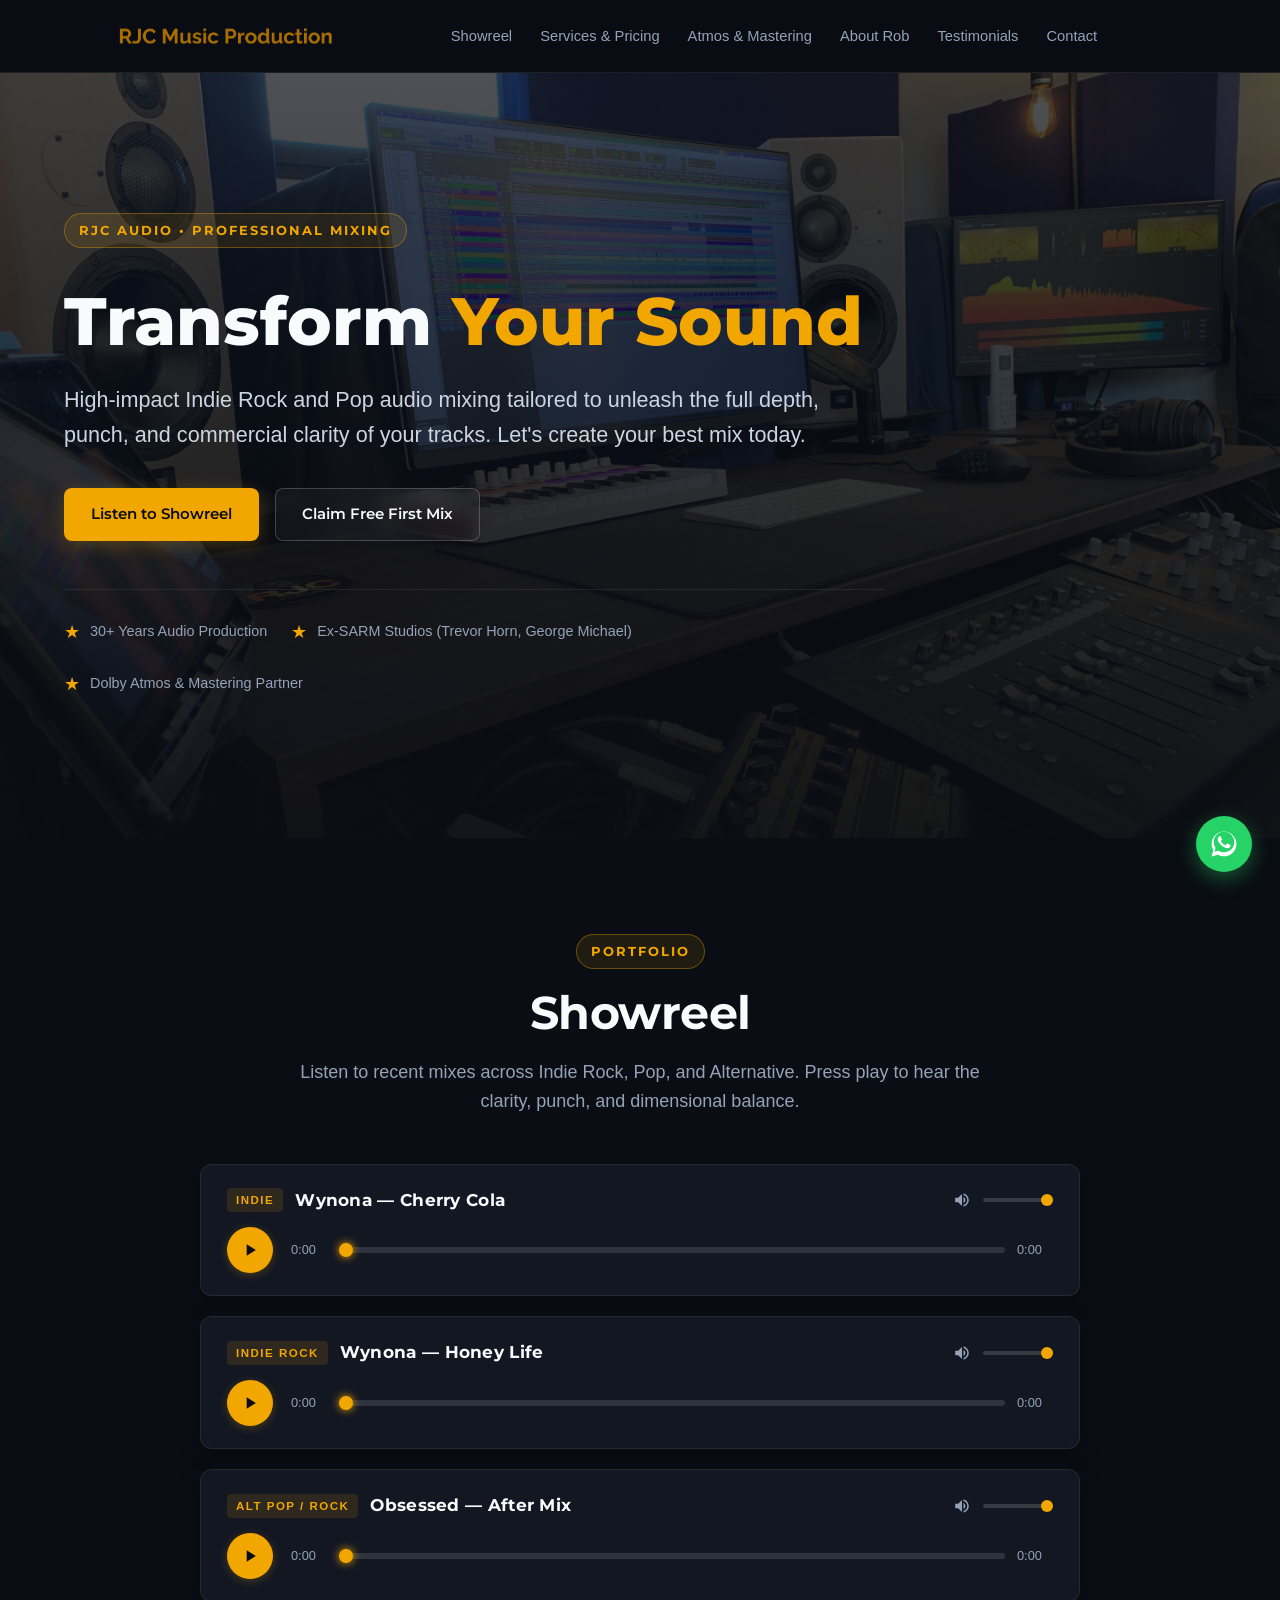
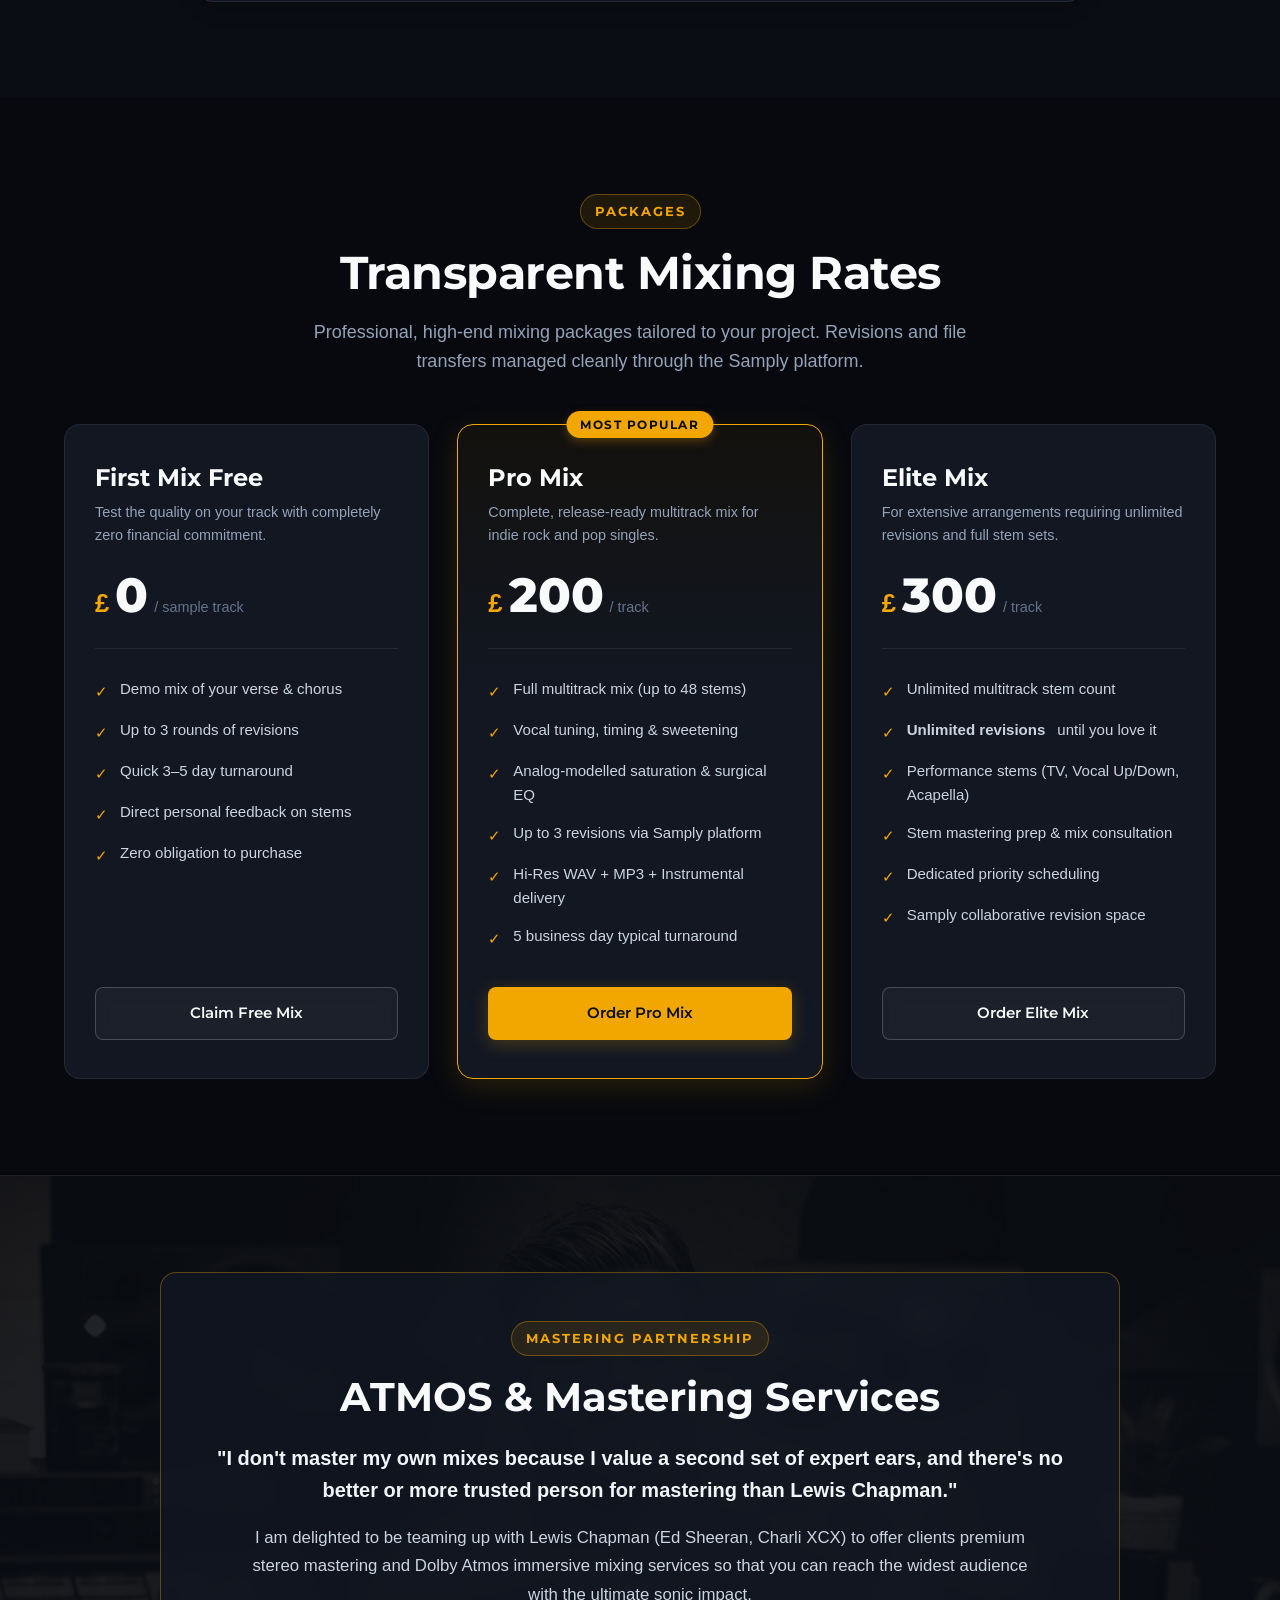
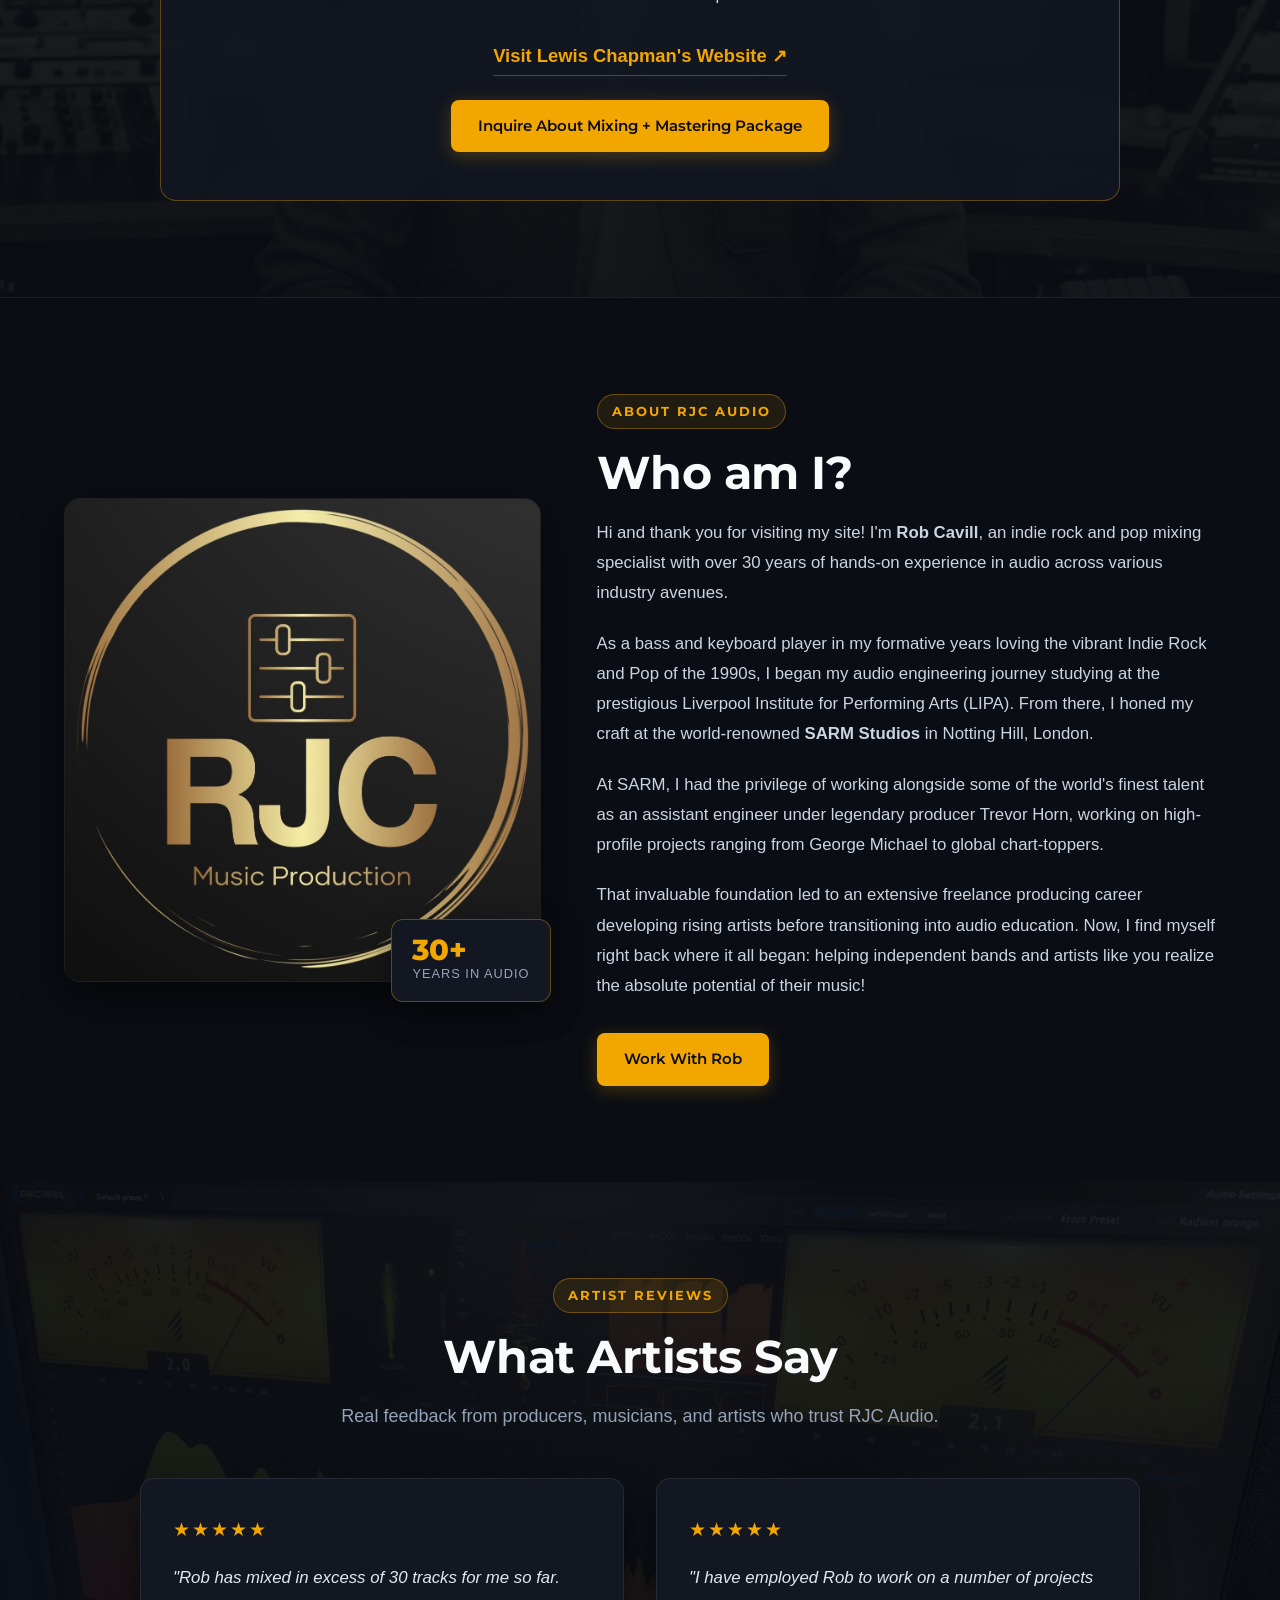
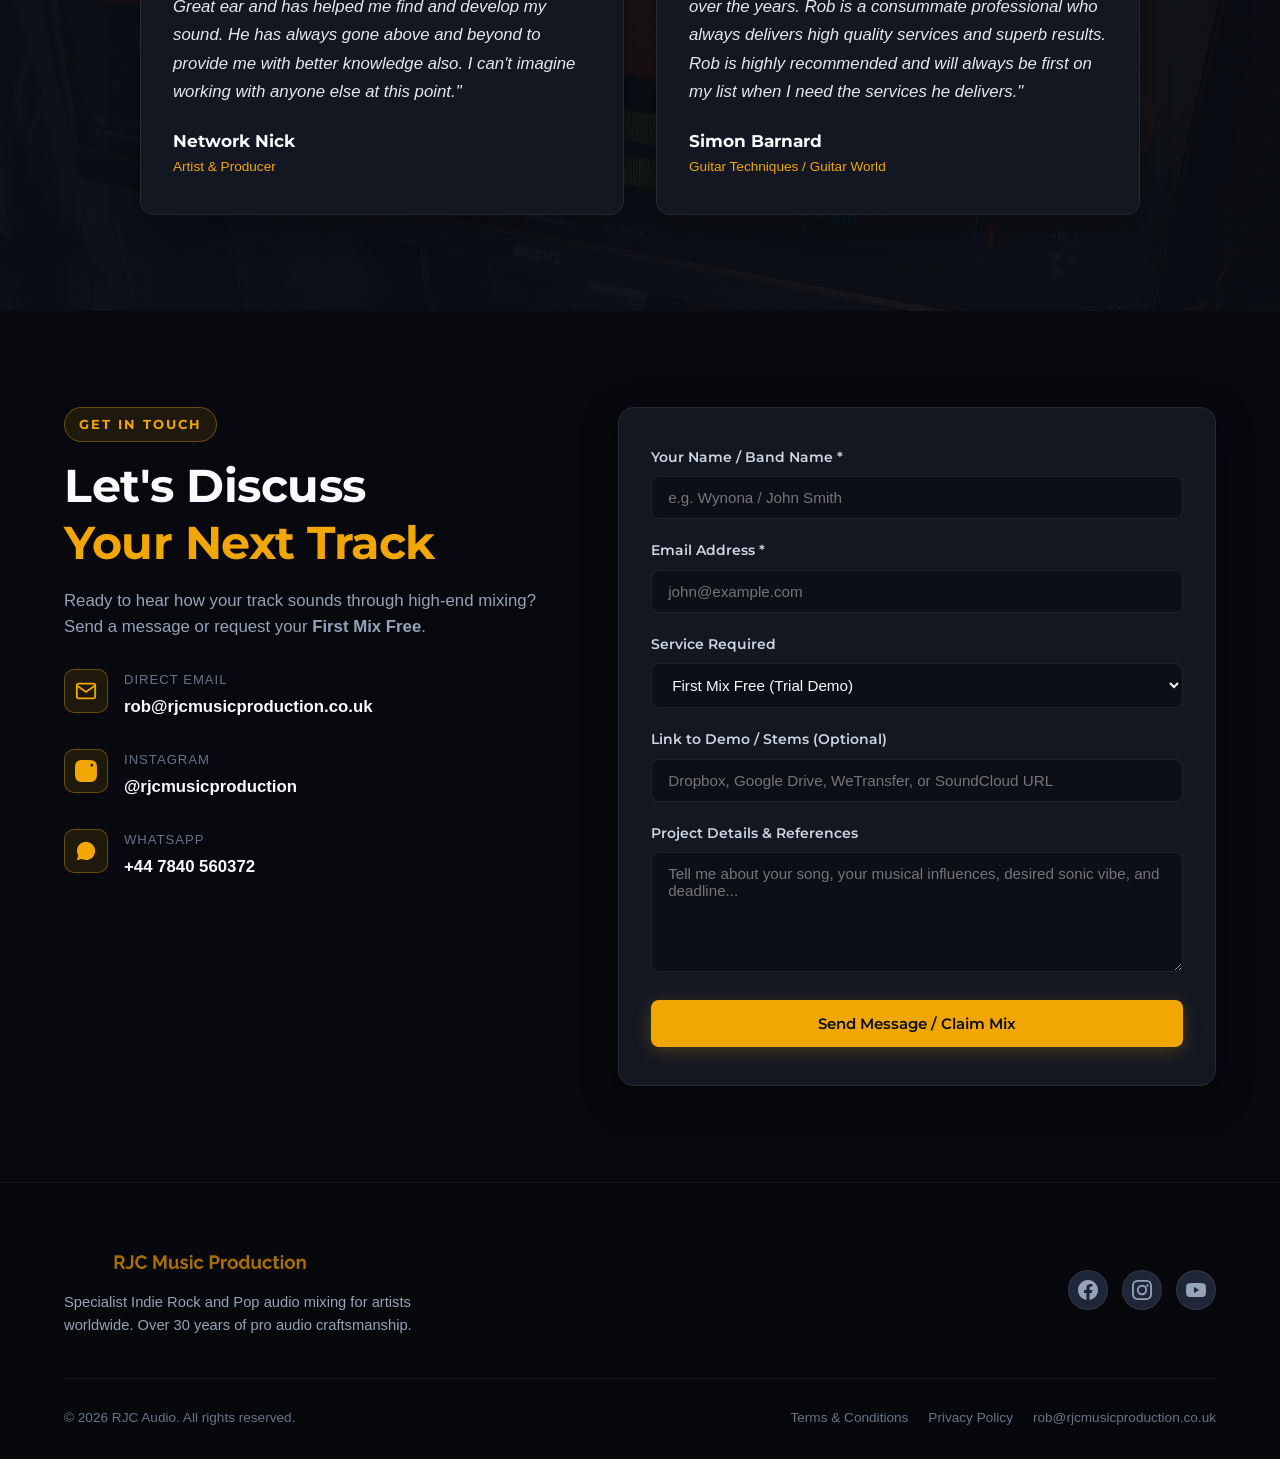
<file: index.html>
<!DOCTYPE html>
<html lang="en">
<head>
  <meta charset="UTF-8">
  <meta name="viewport" content="width=device-width, initial-scale=1.0">
  <title>RJC Audio | Professional Indie Rock & Pop Mixing</title>
  <meta name="description" content="Transform your sound with expert audio mixing solutions from RJC Audio. High-quality sound tailored for indie rock and pop tracks by Rob Cavill (ex-SARM Studios).">
  <meta name="keywords" content="audio mixing, audio mastering, indie rock, indie pop mixing, dolby atmos, rob cavill, rjc audio">
  
  <!-- Open Graph / Facebook -->
  <meta property="og:type" content="website">
  <meta property="og:url" content="https://rjcmusicproduction.co.uk/">
  <meta property="og:title" content="RJC Audio | Professional Indie Rock & Pop Mixing">
  <meta property="og:description" content="Transform your sound with expert audio mixing from Rob Cavill. Over 30 years experience at top studios. Claim your First Mix Free!">
  <meta property="og:image" content="assets/images/rob-portrait.jpg">

  <!-- Twitter -->
  <meta name="twitter:card" content="summary_large_image">
  <meta name="twitter:title" content="RJC Audio | Professional Indie Rock & Pop Mixing">
  <meta name="twitter:description" content="Transform your sound with expert audio mixing from Rob Cavill. Claim your First Mix Free!">
  <meta name="twitter:image" content="assets/images/rob-portrait.jpg">

  <!-- Favicon -->
  <link rel="icon" type="image/png" href="assets/images/logo.png">

  <!-- Google Fonts: Montserrat -->
  <link rel="preconnect" href="https://fonts.googleapis.com">
  <link rel="preconnect" href="https://fonts.gstatic.com" crossorigin>
  <link href="https://fonts.googleapis.com/css2?family=Montserrat:wght@400;500;600;700;800&display=swap" rel="stylesheet">

  <link rel="stylesheet" href="css/styles.css">
</head>
<body>

  <!-- Header / Navigation -->
  <header class="site-header">
    <div class="container nav-container">
      <a href="#" class="logo-wrapper" aria-label="RJC Audio Home">
        <img src="assets/images/logo.png" alt="RJC Audio Logo" class="logo-img">
      </a>

      <nav>
        <ul class="nav-links" id="navLinks">
          <li><a href="#showreel" class="nav-link">Showreel</a></li>
          <li><a href="#services" class="nav-link">Services & Pricing</a></li>
          <li><a href="#atmos" class="nav-link">Atmos & Mastering</a></li>
          <li><a href="#about" class="nav-link">About Rob</a></li>
          <li><a href="#testimonials" class="nav-link">Testimonials</a></li>
          <li><a href="#contact" class="nav-link">Contact</a></li>
        </ul>
      </nav>

      <div class="nav-actions">
        <button class="mobile-menu-btn" id="mobileMenuBtn" aria-label="Toggle navigation menu">
          <svg width="24" height="24" viewBox="0 0 24 24" fill="none" stroke="currentColor" stroke-width="2">
            <line x1="3" y1="12" x2="21" y2="12"></line>
            <line x1="3" y1="6" x2="21" y2="6"></line>
            <line x1="3" y1="18" x2="21" y2="18"></line>
          </svg>
        </button>
      </div>
    </div>
  </header>

  <!-- Hero Section -->
  <section class="hero-section">
    <div class="container">
      <div class="hero-content">
        <div class="hero-tag">
          <span class="section-tag">RJC Audio • Professional Mixing</span>
        </div>
        <h1 class="hero-title">Transform <span class="gold-text">Your Sound</span></h1>
        <p class="hero-subtitle">
          High-impact Indie Rock and Pop audio mixing tailored to unleash the full depth, punch, and commercial clarity of your tracks. Let's create your best mix today.
        </p>

        <div class="hero-actions">
          <a href="#showreel" class="btn btn-primary">Listen to Showreel</a>
          <a href="#contact" class="btn btn-outline">Claim Free First Mix</a>
        </div>

        <div class="hero-badges">
          <div class="badge-item">
            <span class="badge-icon">★</span>
            <span>30+ Years Audio Production</span>
          </div>
          <div class="badge-item">
            <span class="badge-icon">★</span>
            <span>Ex-SARM Studios (Trevor Horn, George Michael)</span>
          </div>
          <div class="badge-item">
            <span class="badge-icon">★</span>
            <span>Dolby Atmos & Mastering Partner</span>
          </div>
        </div>
      </div>
    </div>
  </section>

  <!-- Audio Showreel Section -->
  <section class="section" id="showreel">
    <div class="container">
      <div class="text-center">
        <span class="section-tag">Portfolio</span>
        <h2 class="section-title">Showreel</h2>
        <p class="section-subtitle">
          Listen to recent mixes across Indie Rock, Pop, and Alternative. Press play to hear the clarity, punch, and dimensional balance.
        </p>
      </div>

      <div class="showreel-grid">
        
        <!-- Track 1: Wynona - Cherry Cola -->
        <div class="audio-card">
          <div class="audio-card-header">
            <div class="audio-title-group">
              <span class="genre-pill">Indie</span>
              <span class="track-name">Wynona — Cherry Cola</span>
            </div>
            <div class="audio-header-right">
              <div class="volume-container">
                <button class="vol-btn" aria-label="Mute / Unmute">
                  <svg class="icon-vol-high" width="18" height="18" viewBox="0 0 24 24" fill="currentColor">
                    <path d="M3 9v6h4l5 5V4L7 9H3zm13.5 3c0-1.77-1.02-3.29-2.5-4.03v8.05c1.48-.73 2.5-2.25 2.5-4.02zM14 3.23v2.06c2.89.86 5 3.54 5 6.71s-2.11 5.85-5 6.71v2.06c4.01-.91 7-4.49 7-8.77s-2.99-7.86-7-8.77z"/>
                  </svg>
                  <svg class="icon-vol-muted" width="18" height="18" viewBox="0 0 24 24" fill="currentColor" style="display:none;">
                    <path d="M16.5 12c0-1.77-1.02-3.29-2.5-4.03v2.21l2.45 2.45c.03-.2.05-.41.05-.63zm2.5 0c0 .94-.2 1.82-.54 2.64l1.51 1.51C20.63 14.91 21 13.5 21 12c0-4.28-2.99-7.86-7-8.77v2.06c2.89.86 5 3.54 5 6.71zM4.27 3L3 4.27 7.73 9H3v6h4l5 5v-6.73l4.25 4.25c-.67.52-1.42.93-2.25 1.18v2.06c1.38-.31 2.63-.95 3.69-1.81L19.73 21 21 19.73l-9-9L4.27 3zM12 4L9.91 6.09 12 8.18V4z"/>
                  </svg>
                </button>
                <input type="range" class="vol-slider" min="0" max="100" value="100" aria-label="Volume">
              </div>
            </div>
          </div>

          <div class="audio-controls-row">
            <button class="play-toggle-btn" aria-label="Play / Pause">
              <svg class="icon-play" viewBox="0 0 24 24"><path d="M8 5v14l11-7z"/></svg>
              <svg class="icon-pause" viewBox="0 0 24 24" style="display:none;"><path d="M6 19h4V5H6v14zm8-14v14h4V5h-4z"/></svg>
            </button>
            <div class="progress-track-wrapper">
              <span class="time-stamp time-current">0:00</span>
              <input type="range" class="progress-slider" min="0" max="100" value="0" step="0.1" aria-label="Seek track">
              <span class="time-stamp time-duration">0:00</span>
            </div>
          </div>

          <audio preload="metadata" src="assets/audio/cherry-cola-wynona.mp3"></audio>
        </div>

        <!-- Track 2: Wynona - Honey Life -->
        <div class="audio-card">
          <div class="audio-card-header">
            <div class="audio-title-group">
              <span class="genre-pill">Indie Rock</span>
              <span class="track-name">Wynona — Honey Life</span>
            </div>
            <div class="audio-header-right">
              <div class="volume-container">
                <button class="vol-btn" aria-label="Mute / Unmute">
                  <svg class="icon-vol-high" width="18" height="18" viewBox="0 0 24 24" fill="currentColor">
                    <path d="M3 9v6h4l5 5V4L7 9H3zm13.5 3c0-1.77-1.02-3.29-2.5-4.03v8.05c1.48-.73 2.5-2.25 2.5-4.02zM14 3.23v2.06c2.89.86 5 3.54 5 6.71s-2.11 5.85-5 6.71v2.06c4.01-.91 7-4.49 7-8.77s-2.99-7.86-7-8.77z"/>
                  </svg>
                  <svg class="icon-vol-muted" width="18" height="18" viewBox="0 0 24 24" fill="currentColor" style="display:none;">
                    <path d="M16.5 12c0-1.77-1.02-3.29-2.5-4.03v2.21l2.45 2.45c.03-.2.05-.41.05-.63zm2.5 0c0 .94-.2 1.82-.54 2.64l1.51 1.51C20.63 14.91 21 13.5 21 12c0-4.28-2.99-7.86-7-8.77v2.06c2.89.86 5 3.54 5 6.71zM4.27 3L3 4.27 7.73 9H3v6h4l5 5v-6.73l4.25 4.25c-.67.52-1.42.93-2.25 1.18v2.06c1.38-.31 2.63-.95 3.69-1.81L19.73 21 21 19.73l-9-9L4.27 3zM12 4L9.91 6.09 12 8.18V4z"/>
                  </svg>
                </button>
                <input type="range" class="vol-slider" min="0" max="100" value="100" aria-label="Volume">
              </div>
            </div>
          </div>

          <div class="audio-controls-row">
            <button class="play-toggle-btn" aria-label="Play / Pause">
              <svg class="icon-play" viewBox="0 0 24 24"><path d="M8 5v14l11-7z"/></svg>
              <svg class="icon-pause" viewBox="0 0 24 24" style="display:none;"><path d="M6 19h4V5H6v14zm8-14v14h4V5h-4z"/></svg>
            </button>
            <div class="progress-track-wrapper">
              <span class="time-stamp time-current">0:00</span>
              <input type="range" class="progress-slider" min="0" max="100" value="0" step="0.1" aria-label="Seek track">
              <span class="time-stamp time-duration">0:00</span>
            </div>
          </div>

          <audio preload="metadata" src="assets/audio/honey-life-wynona.mp3"></audio>
        </div>

        <!-- Track 3: Obsessed (Mix & Master) -->
        <div class="audio-card">
          <div class="audio-card-header">
            <div class="audio-title-group">
              <span class="genre-pill">Alt Pop / Rock</span>
              <span class="track-name">Obsessed — After Mix</span>
            </div>
            <div class="audio-header-right">
              <div class="volume-container">
                <button class="vol-btn" aria-label="Mute / Unmute">
                  <svg class="icon-vol-high" width="18" height="18" viewBox="0 0 24 24" fill="currentColor">
                    <path d="M3 9v6h4l5 5V4L7 9H3zm13.5 3c0-1.77-1.02-3.29-2.5-4.03v8.05c1.48-.73 2.5-2.25 2.5-4.02zM14 3.23v2.06c2.89.86 5 3.54 5 6.71s-2.11 5.85-5 6.71v2.06c4.01-.91 7-4.49 7-8.77s-2.99-7.86-7-8.77z"/>
                  </svg>
                  <svg class="icon-vol-muted" width="18" height="18" viewBox="0 0 24 24" fill="currentColor" style="display:none;">
                    <path d="M16.5 12c0-1.77-1.02-3.29-2.5-4.03v2.21l2.45 2.45c.03-.2.05-.41.05-.63zm2.5 0c0 .94-.2 1.82-.54 2.64l1.51 1.51C20.63 14.91 21 13.5 21 12c0-4.28-2.99-7.86-7-8.77v2.06c2.89.86 5 3.54 5 6.71zM4.27 3L3 4.27 7.73 9H3v6h4l5 5v-6.73l4.25 4.25c-.67.52-1.42.93-2.25 1.18v2.06c1.38-.31 2.63-.95 3.69-1.81L19.73 21 21 19.73l-9-9L4.27 3zM12 4L9.91 6.09 12 8.18V4z"/>
                  </svg>
                </button>
                <input type="range" class="vol-slider" min="0" max="100" value="100" aria-label="Volume">
              </div>
            </div>
          </div>

          <div class="audio-controls-row">
            <button class="play-toggle-btn" aria-label="Play / Pause">
              <svg class="icon-play" viewBox="0 0 24 24"><path d="M8 5v14l11-7z"/></svg>
              <svg class="icon-pause" viewBox="0 0 24 24" style="display:none;"><path d="M6 19h4V5H6v14zm8-14v14h4V5h-4z"/></svg>
            </button>
            <div class="progress-track-wrapper">
              <span class="time-stamp time-current">0:00</span>
              <input type="range" class="progress-slider" min="0" max="100" value="0" step="0.1" aria-label="Seek track">
              <span class="time-stamp time-duration">0:00</span>
            </div>
          </div>

          <audio preload="metadata" src="assets/audio/obsessed-after.mp3"></audio>
        </div>

      </div>
    </div>
  </section>

  <!-- Services & Pricing Section -->
  <section class="section section-darker" id="services">
    <div class="container">
      <div class="text-center">
        <span class="section-tag">Packages</span>
        <h2 class="section-title">Transparent Mixing Rates</h2>
        <p class="section-subtitle">
          Professional, high-end mixing packages tailored to your project. Revisions and file transfers managed cleanly through the Samply platform.
        </p>
      </div>

      <div class="pricing-grid">
        
        <!-- Package 1: First Mix Free -->
        <div class="pricing-card">
          <div class="pricing-header">
            <h3 class="package-name">First Mix Free</h3>
            <p class="package-tagline">Test the quality on your track with completely zero financial commitment.</p>
          </div>
          <div class="pricing-amount">
            <span class="currency">£</span>
            <span class="price">0</span>
            <span class="price-sub">/ sample track</span>
          </div>
          <ul class="package-features">
            <li><span class="feature-check">✓</span> Demo mix of your verse & chorus</li>
            <li><span class="feature-check">✓</span> Up to 3 rounds of revisions</li>
            <li><span class="feature-check">✓</span> Quick 3–5 day turnaround</li>
            <li><span class="feature-check">✓</span> Direct personal feedback on stems</li>
            <li><span class="feature-check">✓</span> Zero obligation to purchase</li>
          </ul>
          <a href="#contact" class="btn btn-outline btn-block">Claim Free Mix</a>
        </div>

        <!-- Package 2: Pro Mix (Featured) -->
        <div class="pricing-card featured">
          <div class="popular-badge">Most Popular</div>
          <div class="pricing-header">
            <h3 class="package-name">Pro Mix</h3>
            <p class="package-tagline">Complete, release-ready multitrack mix for indie rock and pop singles.</p>
          </div>
          <div class="pricing-amount">
            <span class="currency">£</span>
            <span class="price">200</span>
            <span class="price-sub">/ track</span>
          </div>
          <ul class="package-features">
            <li><span class="feature-check">✓</span> Full multitrack mix (up to 48 stems)</li>
            <li><span class="feature-check">✓</span> Vocal tuning, timing & sweetening</li>
            <li><span class="feature-check">✓</span> Analog-modelled saturation & surgical EQ</li>
            <li><span class="feature-check">✓</span> Up to 3 revisions via Samply platform</li>
            <li><span class="feature-check">✓</span> Hi-Res WAV + MP3 + Instrumental delivery</li>
            <li><span class="feature-check">✓</span> 5 business day typical turnaround</li>
          </ul>
          <a href="#contact" class="btn btn-primary btn-block">Order Pro Mix</a>
        </div>

        <!-- Package 3: Elite Mix -->
        <div class="pricing-card">
          <div class="pricing-header">
            <h3 class="package-name">Elite Mix</h3>
            <p class="package-tagline">For extensive arrangements requiring unlimited revisions and full stem sets.</p>
          </div>
          <div class="pricing-amount">
            <span class="currency">£</span>
            <span class="price">300</span>
            <span class="price-sub">/ track</span>
          </div>
          <ul class="package-features">
            <li><span class="feature-check">✓</span> Unlimited multitrack stem count</li>
            <li><span class="feature-check">✓</span> <strong>Unlimited revisions</strong> until you love it</li>
            <li><span class="feature-check">✓</span> Performance stems (TV, Vocal Up/Down, Acapella)</li>
            <li><span class="feature-check">✓</span> Stem mastering prep & mix consultation</li>
            <li><span class="feature-check">✓</span> Dedicated priority scheduling</li>
            <li><span class="feature-check">✓</span> Samply collaborative revision space</li>
          </ul>
          <a href="#contact" class="btn btn-outline btn-block">Order Elite Mix</a>
        </div>

      </div>
    </div>
  </section>

  <!-- Atmos & Mastering Collaboration Section -->
  <section class="section atmos-section" id="atmos">
    <div class="container">
      <div class="atmos-box">
        <span class="section-tag">Mastering Partnership</span>
        <h2 class="atmos-title">ATMOS & Mastering Services</h2>
        <p class="atmos-lead">
          "I don't master my own mixes because I value a second set of expert ears, and there's no better or more trusted person for mastering than Lewis Chapman."
        </p>
        <p class="atmos-desc">
          I am delighted to be teaming up with Lewis Chapman (Ed Sheeran, Charli XCX) to offer clients premium stereo mastering and Dolby Atmos immersive mixing services so that you can reach the widest audience with the ultimate sonic impact.
        </p>
        <p style="margin-bottom: 24px;">
          <a href="https://www.lewischapman.co.uk" target="_blank" rel="noopener noreferrer" class="partner-link">
            Visit Lewis Chapman's Website ↗
          </a>
        </p>
        <a href="#contact" class="btn btn-primary">Inquire About Mixing + Mastering Package</a>
      </div>
    </div>
  </section>

  <!-- About Section -->
  <section class="section" id="about">
    <div class="container">
      <div class="about-grid">
        <div class="about-image-wrapper">
          <img src="assets/images/rob-portrait.jpg" alt="Rob Cavill - RJC Audio" class="about-img">
          <div class="about-card-badge">
            <div class="badge-number">30+</div>
            <div class="badge-text">Years in Audio</div>
          </div>
        </div>

        <div class="about-text-content">
          <span class="section-tag">About RJC Audio</span>
          <h2 class="section-title">Who am I?</h2>
          <p class="about-bio">
            Hi and thank you for visiting my site! I'm <strong>Rob Cavill</strong>, an indie rock and pop mixing specialist with over 30 years of hands-on experience in audio across various industry avenues.
          </p>
          <p class="about-bio">
            As a bass and keyboard player in my formative years loving the vibrant Indie Rock and Pop of the 1990s, I began my audio engineering journey studying at the prestigious Liverpool Institute for Performing Arts (LIPA). From there, I honed my craft at the world-renowned <strong>SARM Studios</strong> in Notting Hill, London.
          </p>
          <p class="about-bio">
            At SARM, I had the privilege of working alongside some of the world's finest talent as an assistant engineer under legendary producer Trevor Horn, working on high-profile projects ranging from George Michael to global chart-toppers.
          </p>
          <p class="about-bio">
            That invaluable foundation led to an extensive freelance producing career developing rising artists before transitioning into audio education. Now, I find myself right back where it all began: helping independent bands and artists like you realize the absolute potential of their music!
          </p>
          <a href="#contact" class="btn btn-primary" style="margin-top: 12px;">Work With Rob</a>
        </div>
      </div>
    </div>
  </section>

  <!-- Testimonials Section -->
  <section class="section testimonials-section" id="testimonials">
    <div class="container">
      <div class="text-center">
        <span class="section-tag">Artist Reviews</span>
        <h2 class="section-title">What Artists Say</h2>
        <p class="section-subtitle">Real feedback from producers, musicians, and artists who trust RJC Audio.</p>
      </div>

      <div class="testimonials-grid">
        
        <div class="testimonial-card">
          <div class="stars">★★★★★</div>
          <p class="quote-text">
            "Rob has mixed in excess of 30 tracks for me so far. Great ear and has helped me find and develop my sound. He has always gone above and beyond to provide me with better knowledge also. I can't imagine working with anyone else at this point."
          </p>
          <div class="client-info">
            <h4>Network Nick</h4>
            <p>Artist & Producer</p>
          </div>
        </div>

        <div class="testimonial-card">
          <div class="stars">★★★★★</div>
          <p class="quote-text">
            "I have employed Rob to work on a number of projects over the years. Rob is a consummate professional who always delivers high quality services and superb results. Rob is highly recommended and will always be first on my list when I need the services he delivers."
          </p>
          <div class="client-info">
            <h4>Simon Barnard</h4>
            <p>Guitar Techniques / Guitar World</p>
          </div>
        </div>

      </div>
    </div>
  </section>

  <!-- Contact & Free Mix Form Section -->
  <section class="section section-darker" id="contact">
    <div class="container">
      <div class="contact-grid">
        
        <div class="contact-info-block">
          <div>
            <span class="section-tag">Get in Touch</span>
            <h2 class="section-title">Let's Discuss <br><span class="gold-text">Your Next Track</span></h2>
            <p style="color: var(--text-muted); font-size: 1.05rem; margin-top: 16px;">
              Ready to hear how your track sounds through high-end mixing? Send a message or request your <strong>First Mix Free</strong>.
            </p>
          </div>

          <div class="contact-method">
            <div class="method-icon">
              <svg width="22" height="22" viewBox="0 0 24 24" fill="none" stroke="currentColor" stroke-width="2">
                <path d="M4 4h16c1.1 0 2 .9 2 2v12c0 1.1-.9 2-2 2H4c-1.1 0-2-.9-2-2V6c0-1.1.9-2 2-2z"></path>
                <polyline points="22,6 12,13 2,6"></polyline>
              </svg>
            </div>
            <div>
              <div class="method-label">Direct Email</div>
              <a href="mailto:rob@rjcmusicproduction.co.uk" class="method-val">rob@rjcmusicproduction.co.uk</a>
            </div>
          </div>

          <div class="contact-method">
            <div class="method-icon">
              <svg width="22" height="22" viewBox="0 0 24 24" fill="currentColor">
                <path d="M12.0027 5.84808C8.59743 5.84808 5.85075 8.59477 5.85075 12C5.85075 15.4053 8.59743 18.1519 12.0027 18.1519C15.4079 18.1519 18.1546 15.4053 18.1546 12C18.1546 8.59477 15.4079 5.84808 12.0027 5.84808ZM19.8412 5.59644C19.8412 6.39421 19.1987 7.03135 18.4062 7.03135C17.6085 7.03135 16.9713 6.38885 16.9713 5.59644C16.9713 4.80402 17.6138 4.16153 18.4062 4.16153C19.1987 4.16153 19.8412 4.80402 19.8412 5.59644ZM23.9157 7.05277C23.8247 5.13063 23.3856 3.42801 21.9775 2.02522C20.5747 0.622429 18.8721 0.183388 16.9499 0.0870135C14.9689 -0.0254238 9.03112 -0.0254238 7.05008 0.0870135C5.1333 0.178034 3.43068 0.617075 2.02253 2.01986C0.614389 3.42265 0.180703 5.12527 0.0843279 7.04742C-0.0281093 9.02845 -0.0281093 14.9662 0.0843279 16.9472C0.175349 18.8694 0.614389 20.572 2.02253 21.9748C3.43068 23.3776 5.12794 23.8166 7.05008 23.913C9.03112 24.0254 14.9689 24.0254 16.9499 23.913C18.8721 23.822 20.5747 23.3829 21.9775 21.9748C23.3803 20.572 23.8193 18.8694 23.9157 16.9472C24.0281 14.9662 24.0281 9.03381 23.9157 7.05277Z"/>
              </svg>
            </div>
            <div>
              <div class="method-label">Instagram</div>
              <a href="https://www.instagram.com/rjcmusicproduction/" target="_blank" rel="noopener noreferrer" class="method-val">@rjcmusicproduction</a>
            </div>
          </div>

          <div class="contact-method">
            <div class="method-icon">
              <svg width="22" height="22" viewBox="0 0 24 24" fill="currentColor">
                <path d="M12.04 2c-5.46 0-9.91 4.45-9.91 9.91 0 1.75.46 3.45 1.32 4.95L2.05 22l5.25-1.38c1.45.79 3.08 1.21 4.74 1.21 5.46 0 9.91-4.45 9.91-9.91 0-2.65-1.03-5.14-2.9-7.01A9.816 9.816 0 0 0 12.04 2z"/>
              </svg>
            </div>
            <div>
              <div class="method-label">WhatsApp</div>
              <a href="https://wa.me/447840560372?text=Connect%20with%20me%20for%20Indie%20Rock%20and%20Pop%20Mixing%20and%20Mastering%20services" target="_blank" rel="noopener noreferrer" class="method-val">+44 7840 560372</a>
            </div>
          </div>
        </div>

        <!-- Form Card -->
        <div class="contact-form-card">
          <form id="projectInquiryForm">
            <!-- Web3Forms Access Key Placeholder (or mailto fallback) -->
            <input type="hidden" name="access_key" value="YOUR_ACCESS_KEY_HERE">
            <input type="hidden" name="subject" value="New RJC Audio Mixing Inquiry">
            <input type="hidden" name="from_name" value="RJC Audio Website">
            
            <div class="form-group">
              <label for="name" class="form-label">Your Name / Band Name *</label>
              <input type="text" id="name" name="name" class="form-input" placeholder="e.g. Wynona / John Smith" required>
            </div>

            <div class="form-group">
              <label for="email" class="form-label">Email Address *</label>
              <input type="email" id="email" name="email" class="form-input" placeholder="john@example.com" required>
            </div>

            <div class="form-group">
              <label for="service" class="form-label">Service Required</label>
              <select id="service" name="service" class="form-select">
                <option value="Free Mix Demo">First Mix Free (Trial Demo)</option>
                <option value="Pro Mix (£200)">Pro Mix (£200)</option>
                <option value="Elite Mix (£300)">Elite Mix (£300)</option>
                <option value="Mixing + Lewis Chapman Mastering">Mixing + Dolby Atmos / Lewis Chapman Mastering</option>
                <option value="General Inquiry">General Question / Custom Project</option>
              </select>
            </div>

            <div class="form-group">
              <label for="track_link" class="form-label">Link to Demo / Stems (Optional)</label>
              <input type="url" id="track_link" name="track_link" class="form-input" placeholder="Dropbox, Google Drive, WeTransfer, or SoundCloud URL">
            </div>

            <div class="form-group">
              <label for="message" class="form-label">Project Details & References</label>
              <textarea id="message" name="message" class="form-textarea" placeholder="Tell me about your song, your musical influences, desired sonic vibe, and deadline..."></textarea>
            </div>

            <button type="submit" class="btn btn-primary btn-block">Send Message / Claim Mix</button>

            <div class="form-success-message" id="formSuccessMessage">
              ✓ Thank you! Your message has been received. Rob will be in touch within 24 hours.
            </div>
          </form>
        </div>

      </div>
    </div>
  </section>

  <!-- Footer -->
  <footer class="site-footer">
    <div class="container">
      <div class="footer-top">
        <div class="footer-brand">
          <a href="#" class="logo-wrapper">
            <img src="assets/images/logo.png" alt="RJC Audio Logo" style="height: 38px;">
          </a>
          <p class="footer-tagline">
            Specialist Indie Rock and Pop audio mixing for artists worldwide. Over 30 years of pro audio craftsmanship.
          </p>
        </div>

        <div class="footer-socials">
          <a href="https://www.facebook.com/profile.php?id=61556190038623" target="_blank" rel="noopener noreferrer" class="social-icon-btn" aria-label="Facebook">
            <svg width="20" height="20" fill="currentColor" viewBox="0 0 24 24"><path d="M24 12.07C24 5.44 18.63.07 12 .07S0 5.44 0 12.07C0 18.06 4.39 23.03 10.13 23.93v-8.39H7.08v-3.47h3.05V9.43c0-3.01 1.79-4.67 4.53-4.67 1.31 0 2.69.23 2.69.23v2.95h-1.51c-1.49 0-1.96.93-1.96 1.87v2.25h3.33l-.53 3.47h-2.8v8.39C19.61 23.03 24 18.06 24 12.07z"/></svg>
          </a>
          <a href="https://www.instagram.com/rjcmusicproduction/" target="_blank" rel="noopener noreferrer" class="social-icon-btn" aria-label="Instagram">
            <svg width="20" height="20" fill="currentColor" viewBox="0 0 24 24"><path d="M12 2.16c3.2 0 3.58.01 4.85.07 3.25.15 4.77 1.69 4.92 4.92.06 1.27.07 1.65.07 4.85 0 3.2-.01 3.58-.07 4.85-.15 3.23-1.66 4.77-4.92 4.92-1.27.06-1.65.07-4.85.07-3.2 0-3.58-.01-4.85-.07-3.26-.15-4.77-1.7-4.92-4.92-.06-1.27-.07-1.65-.07-4.85 0-3.2.01-3.58.07-4.85.15-3.23 1.66-4.77 4.92-4.92 1.27-.06 1.65-.07 4.85-.07m0-2.16C8.74 0 8.33.01 7.05.07 2.7.27.27 2.69.07 7.05.01 8.33 0 8.74 0 12s.01 3.67.07 4.95c.2 4.36 2.62 6.78 6.98 6.98 1.28.06 1.69.07 4.95.07s3.67-.01 4.95-.07c4.35-.2 6.78-2.62 6.98-6.98.06-1.28.07-1.69.07-4.95s-.01-3.67-.07-4.95c-.2-4.35-2.62-6.78-6.98-6.98C15.67.01 15.26 0 12 0zm0 5.84A6.16 6.16 0 1 0 18.16 12 6.16 6.16 0 0 0 12 5.84zm0 10.16A4 4 0 1 1 16 12a4 4 0 0 1-4 4zm6.4-10.8a1.44 1.44 0 1 0 1.44 1.44 1.44 1.44 0 0 0-1.44-1.44z"/></svg>
          </a>
          <a href="https://www.youtube.com/@rjcmusicproduction" target="_blank" rel="noopener noreferrer" class="social-icon-btn" aria-label="YouTube">
            <svg width="20" height="20" fill="currentColor" viewBox="0 0 24 24"><path d="M23.5 6.2a3 3 0 0 0-2.12-2.13C19.5 3.56 12 3.56 12 3.56s-7.5 0-9.38.51A3 3 0 0 0 .5 6.2 31.4 31.4 0 0 0 0 12.02a31.4 31.4 0 0 0 .5 5.81 3 3 0 0 0 2.12 2.13c1.88.51 9.38.51 9.38.51s7.5 0 9.38-.51a3 3 0 0 0 2.12-2.13 31.4 31.4 0 0 0 .5-5.81 31.4 31.4 0 0 0-.5-5.82zM9.55 15.59V8.45l6.27 3.57-6.27 3.57z"/></svg>
          </a>
        </div>
      </div>

      <div class="footer-bottom">
        <div>
          © 2026 RJC Audio. All rights reserved.
        </div>
        <div class="footer-links">
          <a href="tandcs.html">Terms & Conditions</a>
          <a href="privacy-policy.html">Privacy Policy</a>
          <a href="mailto:rob@rjcmusicproduction.co.uk">rob@rjcmusicproduction.co.uk</a>
        </div>
      </div>
    </div>
  </footer>

  <!-- WhatsApp Floating Trigger -->
  <a href="https://wa.me/447840560372?text=Connect%20with%20me%20for%20Indie%20Rock%20and%20Pop%20Mixing%20and%20Mastering%20services" 
     class="whatsapp-floating" 
     target="_blank" 
     rel="noopener noreferrer" 
     aria-label="Chat on WhatsApp">
    <svg viewBox="0 0 24 24">
      <path d="M12.04 2c-5.46 0-9.91 4.45-9.91 9.91 0 1.75.46 3.45 1.32 4.95L2.05 22l5.25-1.38c1.45.79 3.08 1.21 4.74 1.21 5.46 0 9.91-4.45 9.91-9.91 0-2.65-1.03-5.14-2.9-7.01A9.816 9.816 0 0 0 12.04 2zm.01 16.67c-1.48 0-2.93-.4-4.2-1.15l-.3-.18-3.12.82.83-3.04-.2-.31a8.19 8.19 0 0 1-1.26-4.38c0-4.54 3.7-8.24 8.24-8.24 2.2 0 4.27.86 5.82 2.42a8.18 8.18 0 0 1 2.41 5.83c.01 4.54-3.68 8.23-8.22 8.23zm4.52-6.17c-.25-.12-1.47-.72-1.7-.81-.23-.08-.39-.12-.56.12-.17.25-.64.81-.79.97-.14.17-.29.19-.54.06-.25-.12-1.05-.39-2-1.23-.74-.66-1.24-1.47-1.39-1.72-.14-.25-.02-.38.11-.5.11-.11.25-.29.37-.43.12-.14.17-.25.25-.41.08-.17.04-.31-.02-.43s-.56-1.34-.76-1.84c-.2-.48-.41-.42-.56-.43h-.48c-.17 0-.44.06-.67.31-.23.25-.88.86-.88 2.1 0 1.24.9 2.44 1.03 2.61.12.17 1.77 2.7 4.29 3.79.6.26 1.07.41 1.44.53.61.19 1.16.17 1.6.1.49-.07 1.47-.6 1.68-1.18.21-.58.21-1.07.15-1.18-.07-.12-.23-.19-.48-.31z"/>
    </svg>
  </a>

  <script src="js/main.js"></script>
</body>
</html>
</file>
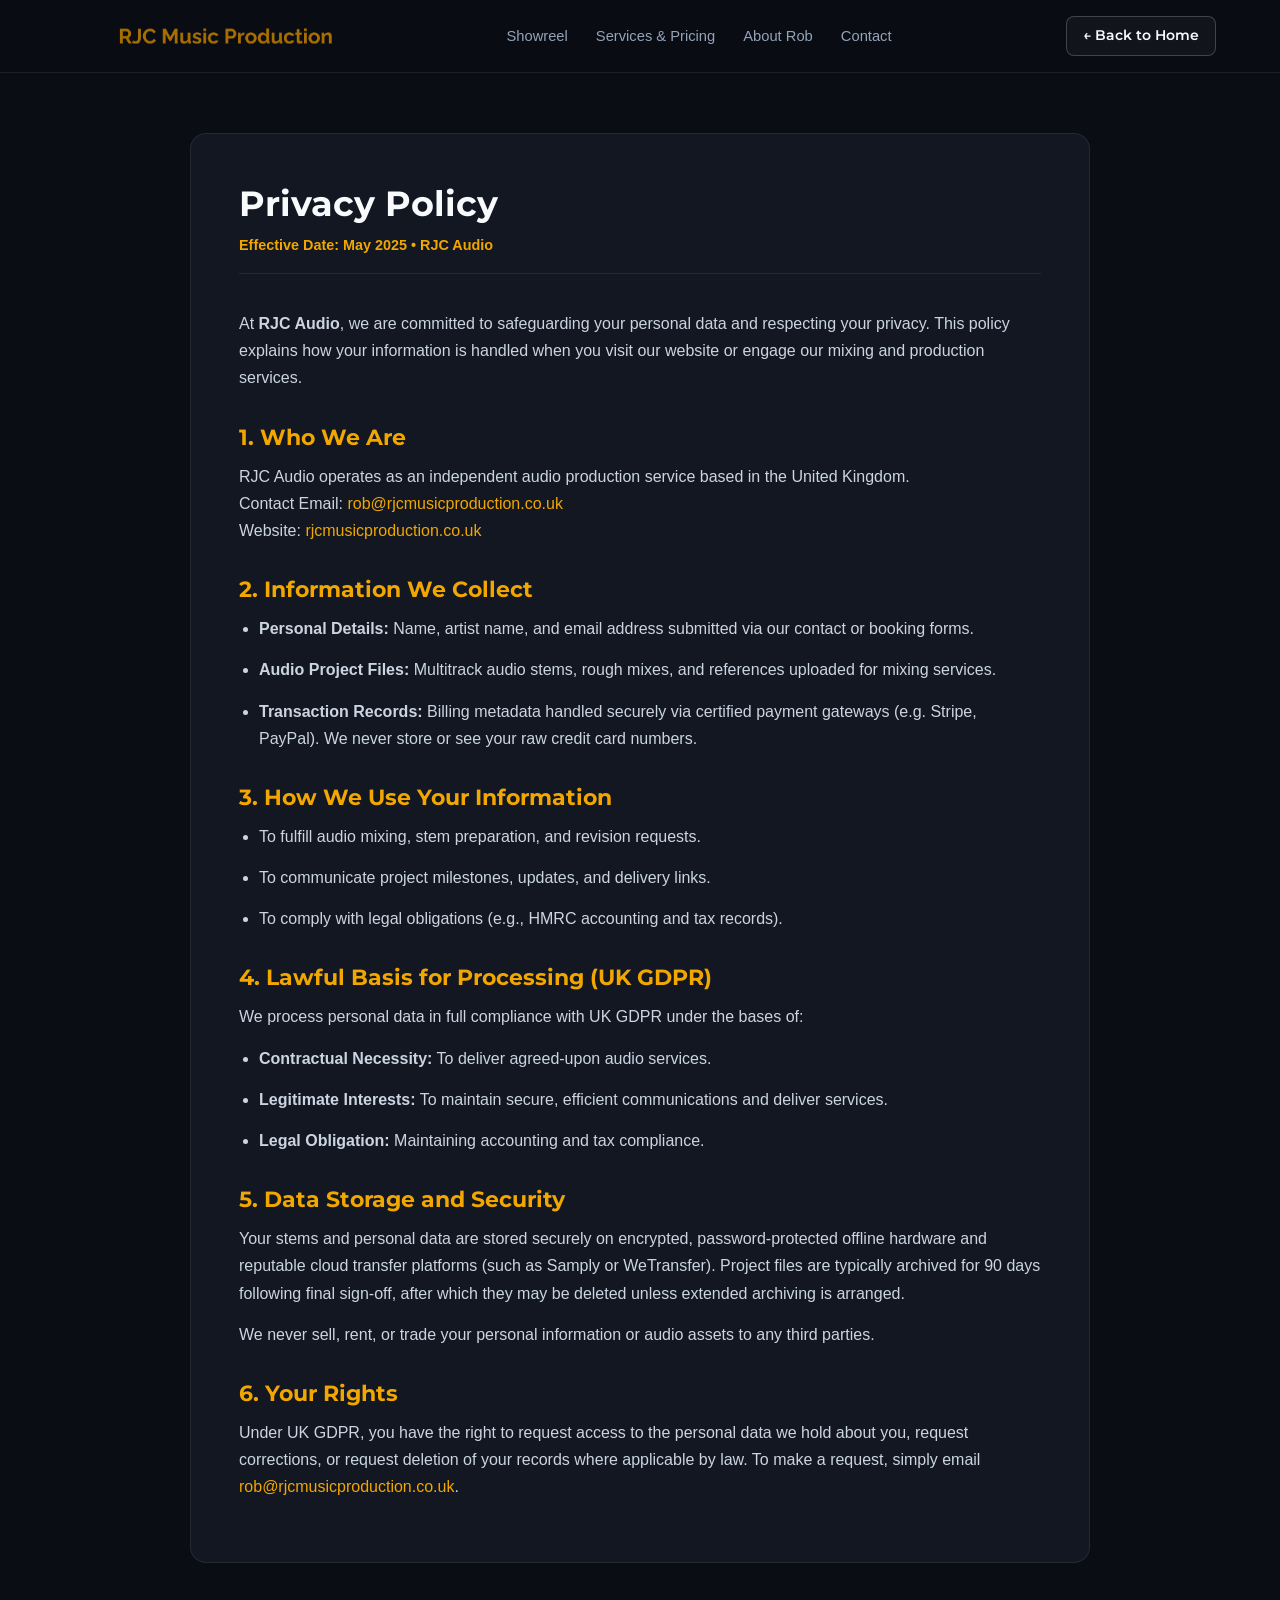
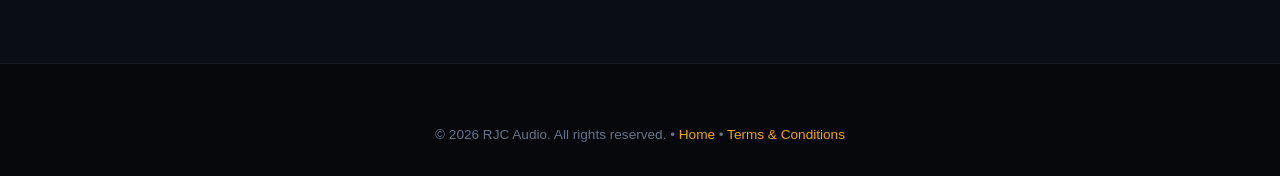
<file: privacy-policy.html>
<!DOCTYPE html>
<html lang="en">
<head>
  <meta charset="UTF-8">
  <meta name="viewport" content="width=device-width, initial-scale=1.0">
  <title>Privacy Policy | RJC Audio</title>
  <meta name="description" content="Privacy Policy for RJC Audio. Explaining how we collect, process, and protect your data.">
  <link rel="icon" type="image/png" href="assets/images/logo.png">

  <!-- Google Fonts: Montserrat -->
  <link rel="preconnect" href="https://fonts.googleapis.com">
  <link rel="preconnect" href="https://fonts.gstatic.com" crossorigin>
  <link href="https://fonts.googleapis.com/css2?family=Montserrat:wght@400;500;600;700;800&display=swap" rel="stylesheet">

  <link rel="stylesheet" href="css/styles.css">
</head>
<body>

  <!-- Header -->
  <header class="site-header">
    <div class="container nav-container">
      <a href="index.html" class="logo-wrapper" aria-label="RJC Audio Home">
        <img src="assets/images/logo.png" alt="RJC Audio Logo" class="logo-img">
      </a>
      <nav>
        <ul class="nav-links" id="navLinks">
          <li><a href="index.html#showreel" class="nav-link">Showreel</a></li>
          <li><a href="index.html#services" class="nav-link">Services & Pricing</a></li>
          <li><a href="index.html#about" class="nav-link">About Rob</a></li>
          <li><a href="index.html#contact" class="nav-link">Contact</a></li>
        </ul>
      </nav>
      <div class="nav-actions">
        <a href="index.html" class="btn btn-outline btn-sm">← Back to Home</a>
      </div>
    </div>
  </header>

  <!-- Legal Body -->
  <main class="legal-page">
    <div class="container">
      <div class="legal-content">
        <h1>Privacy Policy</h1>
        <div class="legal-meta">Effective Date: May 2025 • RJC Audio</div>

        <p>
          At <strong>RJC Audio</strong>, we are committed to safeguarding your personal data and respecting your privacy. This policy explains how your information is handled when you visit our website or engage our mixing and production services.
        </p>

        <h2>1. Who We Are</h2>
        <p>
          RJC Audio operates as an independent audio production service based in the United Kingdom.<br>
          Contact Email: <a href="mailto:rob@rjcmusicproduction.co.uk" style="color: var(--gold);">rob@rjcmusicproduction.co.uk</a><br>
          Website: <a href="https://rjcmusicproduction.co.uk" style="color: var(--gold);">rjcmusicproduction.co.uk</a>
        </p>

        <h2>2. Information We Collect</h2>
        <ul>
          <li><strong>Personal Details:</strong> Name, artist name, and email address submitted via our contact or booking forms.</li>
          <li><strong>Audio Project Files:</strong> Multitrack audio stems, rough mixes, and references uploaded for mixing services.</li>
          <li><strong>Transaction Records:</strong> Billing metadata handled securely via certified payment gateways (e.g. Stripe, PayPal). We never store or see your raw credit card numbers.</li>
        </ul>

        <h2>3. How We Use Your Information</h2>
        <ul>
          <li>To fulfill audio mixing, stem preparation, and revision requests.</li>
          <li>To communicate project milestones, updates, and delivery links.</li>
          <li>To comply with legal obligations (e.g., HMRC accounting and tax records).</li>
        </ul>

        <h2>4. Lawful Basis for Processing (UK GDPR)</h2>
        <p>
          We process personal data in full compliance with UK GDPR under the bases of:
        </p>
        <ul>
          <li><strong>Contractual Necessity:</strong> To deliver agreed-upon audio services.</li>
          <li><strong>Legitimate Interests:</strong> To maintain secure, efficient communications and deliver services.</li>
          <li><strong>Legal Obligation:</strong> Maintaining accounting and tax compliance.</li>
        </ul>

        <h2>5. Data Storage and Security</h2>
        <p>
          Your stems and personal data are stored securely on encrypted, password-protected offline hardware and reputable cloud transfer platforms (such as Samply or WeTransfer). Project files are typically archived for 90 days following final sign-off, after which they may be deleted unless extended archiving is arranged.
        </p>
        <p>
          We never sell, rent, or trade your personal information or audio assets to any third parties.
        </p>

        <h2>6. Your Rights</h2>
        <p>
          Under UK GDPR, you have the right to request access to the personal data we hold about you, request corrections, or request deletion of your records where applicable by law. To make a request, simply email <a href="mailto:rob@rjcmusicproduction.co.uk" style="color: var(--gold);">rob@rjcmusicproduction.co.uk</a>.
        </p>
      </div>
    </div>
  </main>

  <!-- Footer -->
  <footer class="site-footer">
    <div class="container text-center">
      <div style="font-size: 0.85rem; color: var(--text-dim);">
        © 2026 RJC Audio. All rights reserved. • <a href="index.html" style="color: var(--gold);">Home</a> • <a href="tandcs.html" style="color: var(--gold);">Terms & Conditions</a>
      </div>
    </div>
  </footer>

</body>
</html>
</file>
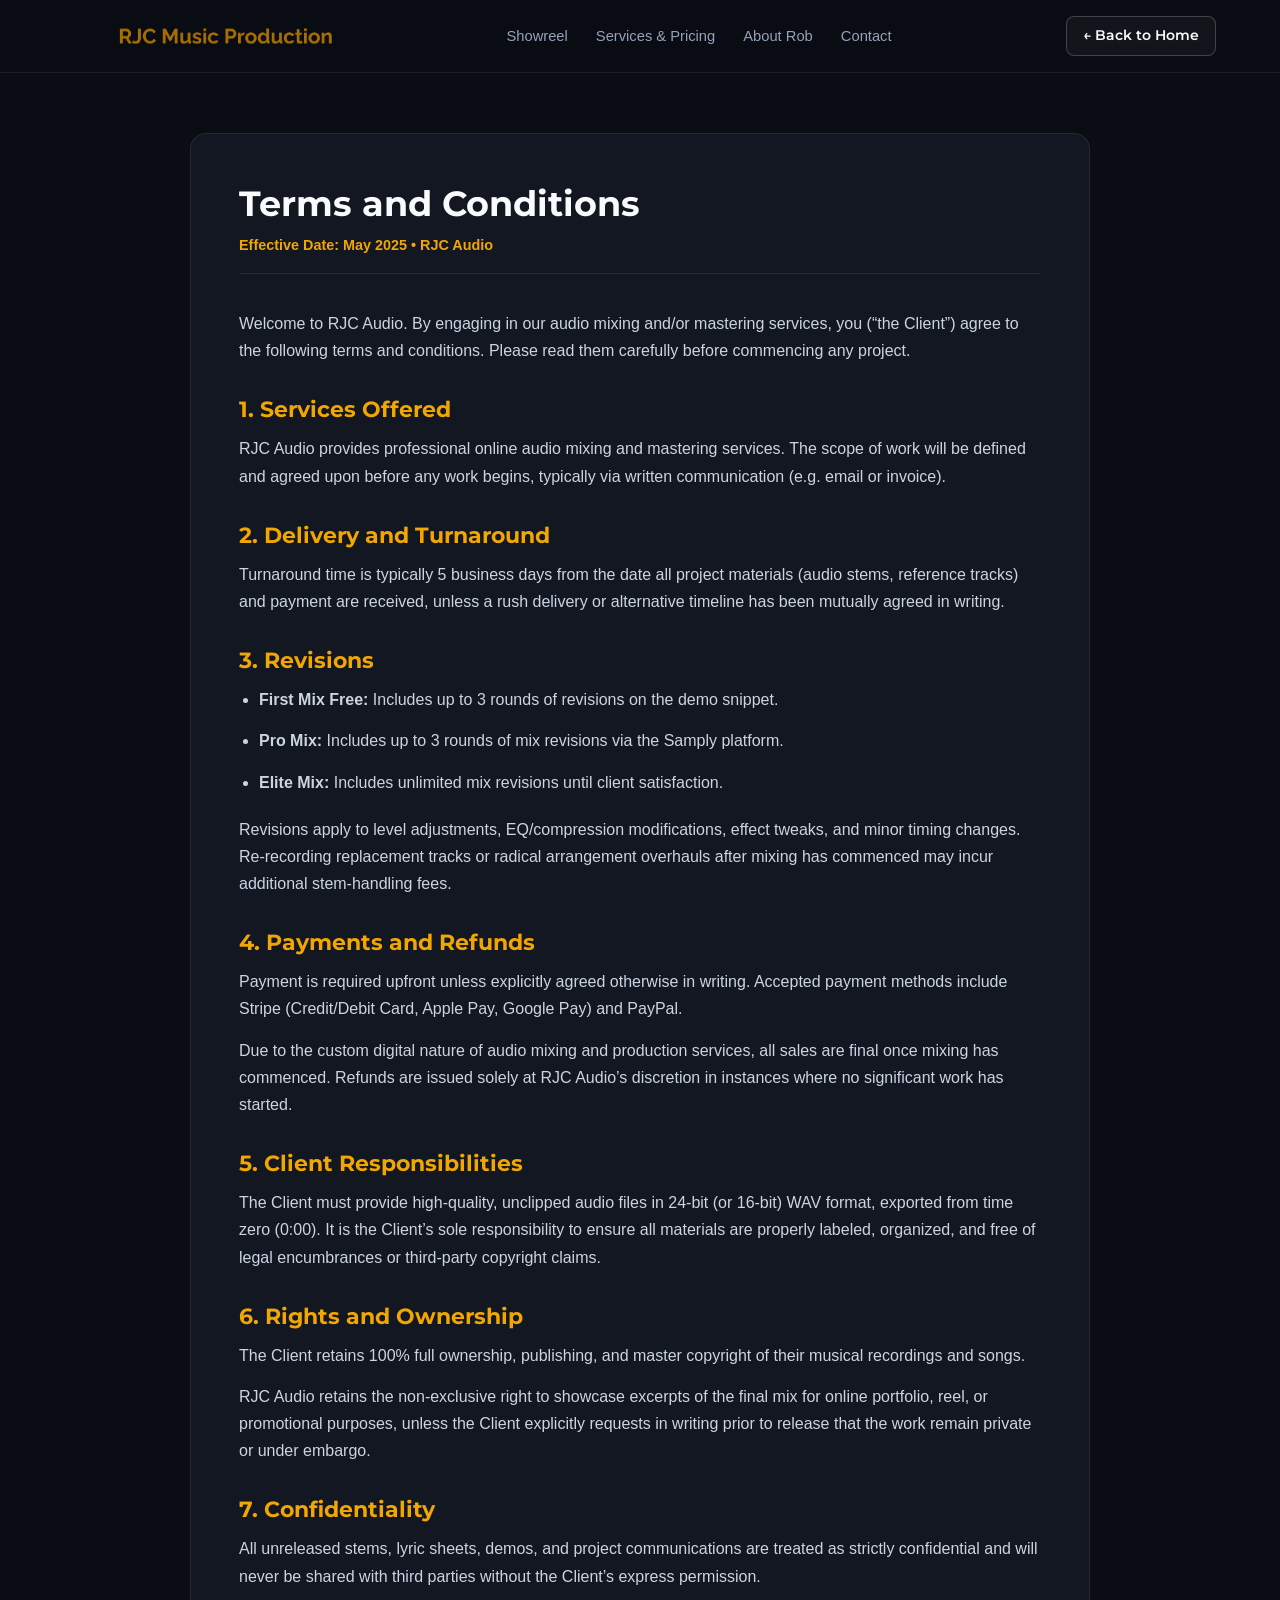
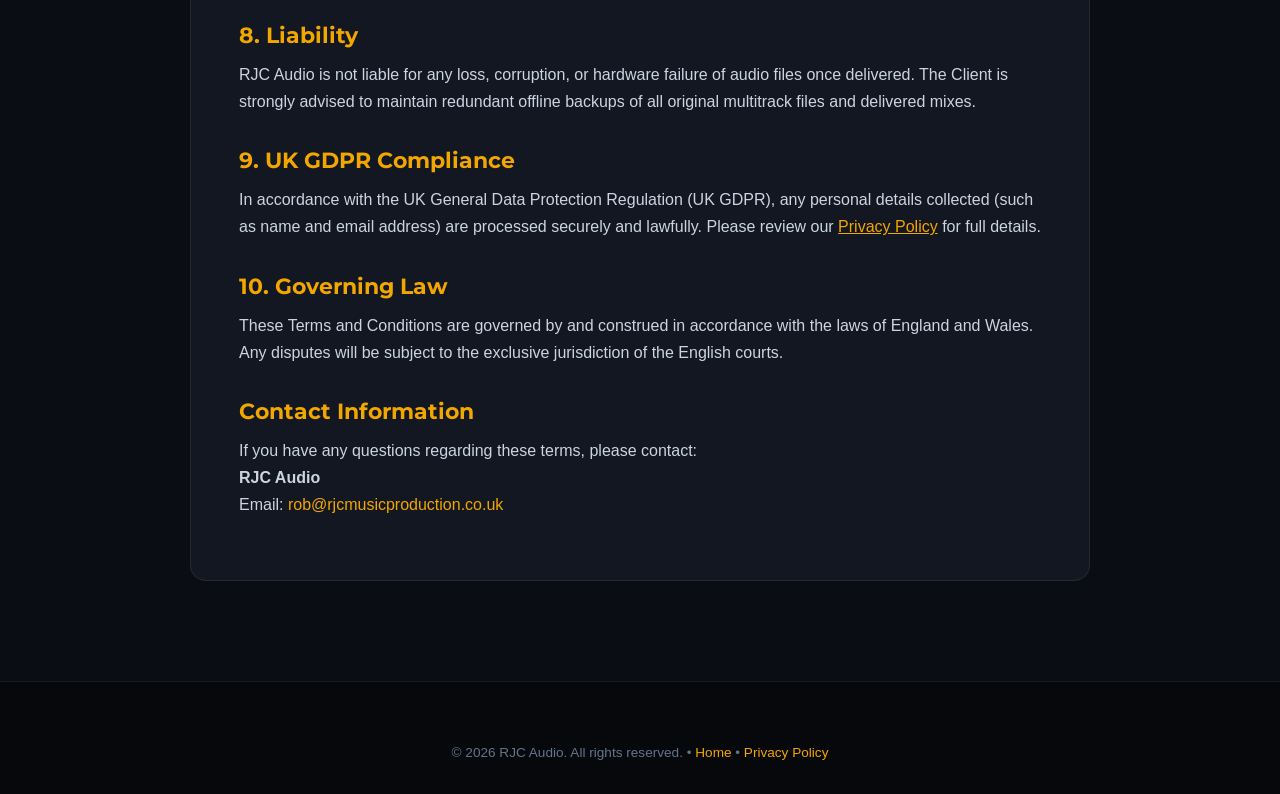
<file: tandcs.html>
<!DOCTYPE html>
<html lang="en">
<head>
  <meta charset="UTF-8">
  <meta name="viewport" content="width=device-width, initial-scale=1.0">
  <title>Terms & Conditions | RJC Audio</title>
  <meta name="description" content="Terms and Conditions for RJC Audio mixing and mastering services.">
  <link rel="icon" type="image/png" href="assets/images/logo.png">

  <!-- Google Fonts: Montserrat -->
  <link rel="preconnect" href="https://fonts.googleapis.com">
  <link rel="preconnect" href="https://fonts.gstatic.com" crossorigin>
  <link href="https://fonts.googleapis.com/css2?family=Montserrat:wght@400;500;600;700;800&display=swap" rel="stylesheet">

  <link rel="stylesheet" href="css/styles.css">
</head>
<body>

  <!-- Header -->
  <header class="site-header">
    <div class="container nav-container">
      <a href="index.html" class="logo-wrapper" aria-label="RJC Audio Home">
        <img src="assets/images/logo.png" alt="RJC Audio Logo" class="logo-img">
      </a>
      <nav>
        <ul class="nav-links" id="navLinks">
          <li><a href="index.html#showreel" class="nav-link">Showreel</a></li>
          <li><a href="index.html#services" class="nav-link">Services & Pricing</a></li>
          <li><a href="index.html#about" class="nav-link">About Rob</a></li>
          <li><a href="index.html#contact" class="nav-link">Contact</a></li>
        </ul>
      </nav>
      <div class="nav-actions">
        <a href="index.html" class="btn btn-outline btn-sm">← Back to Home</a>
      </div>
    </div>
  </header>

  <!-- Legal Body -->
  <main class="legal-page">
    <div class="container">
      <div class="legal-content">
        <h1>Terms and Conditions</h1>
        <div class="legal-meta">Effective Date: May 2025 • RJC Audio</div>

        <p>
          Welcome to RJC Audio. By engaging in our audio mixing and/or mastering services, you (“the Client”) agree to the following terms and conditions. Please read them carefully before commencing any project.
        </p>

        <h2>1. Services Offered</h2>
        <p>
          RJC Audio provides professional online audio mixing and mastering services. The scope of work will be defined and agreed upon before any work begins, typically via written communication (e.g. email or invoice).
        </p>

        <h2>2. Delivery and Turnaround</h2>
        <p>
          Turnaround time is typically 5 business days from the date all project materials (audio stems, reference tracks) and payment are received, unless a rush delivery or alternative timeline has been mutually agreed in writing.
        </p>

        <h2>3. Revisions</h2>
        <ul>
          <li><strong>First Mix Free:</strong> Includes up to 3 rounds of revisions on the demo snippet.</li>
          <li><strong>Pro Mix:</strong> Includes up to 3 rounds of mix revisions via the Samply platform.</li>
          <li><strong>Elite Mix:</strong> Includes unlimited mix revisions until client satisfaction.</li>
        </ul>
        <p>
          Revisions apply to level adjustments, EQ/compression modifications, effect tweaks, and minor timing changes. Re-recording replacement tracks or radical arrangement overhauls after mixing has commenced may incur additional stem-handling fees.
        </p>

        <h2>4. Payments and Refunds</h2>
        <p>
          Payment is required upfront unless explicitly agreed otherwise in writing. Accepted payment methods include Stripe (Credit/Debit Card, Apple Pay, Google Pay) and PayPal.
        </p>
        <p>
          Due to the custom digital nature of audio mixing and production services, all sales are final once mixing has commenced. Refunds are issued solely at RJC Audio’s discretion in instances where no significant work has started.
        </p>

        <h2>5. Client Responsibilities</h2>
        <p>
          The Client must provide high-quality, unclipped audio files in 24-bit (or 16-bit) WAV format, exported from time zero (0:00). It is the Client’s sole responsibility to ensure all materials are properly labeled, organized, and free of legal encumbrances or third-party copyright claims.
        </p>

        <h2>6. Rights and Ownership</h2>
        <p>
          The Client retains 100% full ownership, publishing, and master copyright of their musical recordings and songs.
        </p>
        <p>
          RJC Audio retains the non-exclusive right to showcase excerpts of the final mix for online portfolio, reel, or promotional purposes, unless the Client explicitly requests in writing prior to release that the work remain private or under embargo.
        </p>

        <h2>7. Confidentiality</h2>
        <p>
          All unreleased stems, lyric sheets, demos, and project communications are treated as strictly confidential and will never be shared with third parties without the Client’s express permission.
        </p>

        <h2>8. Liability</h2>
        <p>
          RJC Audio is not liable for any loss, corruption, or hardware failure of audio files once delivered. The Client is strongly advised to maintain redundant offline backups of all original multitrack files and delivered mixes.
        </p>

        <h2>9. UK GDPR Compliance</h2>
        <p>
          In accordance with the UK General Data Protection Regulation (UK GDPR), any personal details collected (such as name and email address) are processed securely and lawfully. Please review our <a href="privacy-policy.html" style="color: var(--gold); text-decoration: underline;">Privacy Policy</a> for full details.
        </p>

        <h2>10. Governing Law</h2>
        <p>
          These Terms and Conditions are governed by and construed in accordance with the laws of England and Wales. Any disputes will be subject to the exclusive jurisdiction of the English courts.
        </p>

        <h2>Contact Information</h2>
        <p>
          If you have any questions regarding these terms, please contact: <br>
          <strong>RJC Audio</strong><br>
          Email: <a href="mailto:rob@rjcmusicproduction.co.uk" style="color: var(--gold);">rob@rjcmusicproduction.co.uk</a>
        </p>
      </div>
    </div>
  </main>

  <!-- Footer -->
  <footer class="site-footer">
    <div class="container text-center">
      <div style="font-size: 0.85rem; color: var(--text-dim);">
        © 2026 RJC Audio. All rights reserved. • <a href="index.html" style="color: var(--gold);">Home</a> • <a href="privacy-policy.html" style="color: var(--gold);">Privacy Policy</a>
      </div>
    </div>
  </footer>

</body>
</html>
</file>
<file: css/styles.css>
:root {
  --bg-dark: #0a0d13;
  --bg-card: #121722;
  --bg-card-hover: #182030;
  --bg-surface: #1e2638;
  --gold: #f2a600;
  --gold-hover: #ffb81c;
  --gold-glow: rgba(242, 166, 0, 0.25);
  --text-main: #f8fafc;
  --text-muted: #94a3b8;
  --text-dim: #64748b;
  --border-subtle: rgba(255, 255, 255, 0.08);
  --border-gold: rgba(242, 166, 0, 0.35);
  --font-heading: 'Montserrat', -apple-system, BlinkMacSystemFont, "Segoe UI", Roboto, sans-serif;
  --font-body: -apple-system, BlinkMacSystemFont, "Segoe UI", Roboto, Helvetica, Arial, sans-serif;
  --container-max: 1200px;
  --transition: all 0.25s cubic-bezier(0.16, 1, 0.3, 1);
}

*, *::before, *::after {
  box-sizing: border-box;
  margin: 0;
  padding: 0;
}

html {
  scroll-behavior: smooth;
  font-family: var(--font-body);
  background-color: var(--bg-dark);
  color: var(--text-main);
  line-height: 1.6;
  -webkit-font-smoothing: antialiased;
}

body {
  overflow-x: hidden;
  background-color: var(--bg-dark);
  min-height: 100vh;
  display: flex;
  flex-direction: column;
}

img {
  max-width: 100%;
  height: auto;
  display: block;
}

a {
  color: inherit;
  text-decoration: none;
  transition: var(--transition);
}

.container {
  width: 100%;
  max-width: var(--container-max);
  margin: 0 auto;
  padding: 0 24px;
}

/* Typography */
h1, h2, h3, h4, h5, h6 {
  font-family: var(--font-heading);
  font-weight: 700;
  color: var(--text-main);
  line-height: 1.25;
}

.gold-text {
  color: var(--gold);
}

.section-tag {
  display: inline-block;
  font-family: var(--font-heading);
  font-size: 0.82rem;
  font-weight: 700;
  text-transform: uppercase;
  letter-spacing: 2px;
  color: var(--gold);
  background: rgba(242, 166, 0, 0.1);
  padding: 6px 14px;
  border-radius: 999px;
  border: 1px solid var(--border-gold);
  margin-bottom: 16px;
}

.section-title {
  font-size: clamp(2rem, 4vw, 2.85rem);
  margin-bottom: 16px;
  letter-spacing: -0.5px;
}

.section-subtitle {
  font-size: 1.125rem;
  color: var(--text-muted);
  max-width: 680px;
  margin: 0 auto 48px auto;
}

.text-center {
  text-align: center;
}

/* Buttons */
.btn {
  display: inline-flex;
  align-items: center;
  justify-content: center;
  gap: 8px;
  font-family: var(--font-heading);
  font-weight: 600;
  font-size: 0.95rem;
  padding: 13px 26px;
  border-radius: 8px;
  cursor: pointer;
  transition: var(--transition);
  border: 1px solid transparent;
}

.btn-primary {
  background: var(--gold);
  color: #0a0d13;
  box-shadow: 0 4px 18px var(--gold-glow);
}

.btn-primary:hover {
  background: var(--gold-hover);
  transform: translateY(-2px);
  box-shadow: 0 6px 24px rgba(242, 166, 0, 0.4);
}

.btn-outline {
  background: rgba(255, 255, 255, 0.04);
  color: var(--text-main);
  border-color: rgba(255, 255, 255, 0.2);
  backdrop-filter: blur(8px);
}

.btn-outline:hover {
  background: rgba(255, 255, 255, 0.1);
  border-color: var(--gold);
  color: var(--gold);
  transform: translateY(-2px);
}

.btn-sm {
  padding: 8px 16px;
  font-size: 0.85rem;
}

.btn-block {
  width: 100%;
}

/* Header & Nav */
.site-header {
  position: sticky;
  top: 0;
  z-index: 100;
  background: rgba(10, 13, 19, 0.85);
  backdrop-filter: blur(16px);
  -webkit-backdrop-filter: blur(16px);
  border-bottom: 1px solid var(--border-subtle);
  transition: var(--transition);
}

.nav-container {
  display: flex;
  align-items: center;
  justify-content: space-between;
  height: 72px;
}

.logo-wrapper {
  display: flex;
  align-items: center;
  gap: 12px;
}

.logo-img {
  height: 42px;
  width: auto;
}

.nav-links {
  display: flex;
  align-items: center;
  gap: 28px;
  list-style: none;
}

.mobile-cta-item {
  display: none;
}

.nav-link {
  font-size: 0.92rem;
  font-weight: 500;
  color: var(--text-muted);
}

.nav-link:hover, .nav-link.active {
  color: var(--gold);
}

.nav-actions {
  display: flex;
  align-items: center;
  gap: 16px;
}

.mobile-menu-btn {
  display: none;
  background: transparent;
  border: none;
  color: var(--text-main);
  cursor: pointer;
  padding: 8px;
}

/* Hero Section */
.hero-section {
  position: relative;
  min-height: 85vh;
  display: flex;
  align-items: center;
  background: linear-gradient(180deg, rgba(10, 13, 19, 0.72) 0%, rgba(10, 13, 19, 0.95) 100%),
              url('../assets/images/hero-bg.jpg') center/cover no-repeat;
  padding: 90px 0;
  overflow: hidden;
}

.hero-content {
  max-width: 820px;
  position: relative;
  z-index: 2;
}

.hero-tag {
  margin-bottom: 20px;
}

.hero-title {
  font-size: clamp(2.5rem, 5.5vw, 4.2rem);
  font-weight: 800;
  line-height: 1.12;
  margin-bottom: 24px;
}

.hero-subtitle {
  font-size: clamp(1.1rem, 2vw, 1.35rem);
  color: #cbd5e1;
  line-height: 1.6;
  margin-bottom: 36px;
}

.hero-actions {
  display: flex;
  flex-wrap: wrap;
  gap: 16px;
  margin-bottom: 48px;
}

.hero-badges {
  display: flex;
  flex-wrap: wrap;
  gap: 24px;
  border-top: 1px solid var(--border-subtle);
  padding-top: 28px;
}

.badge-item {
  display: flex;
  align-items: center;
  gap: 10px;
  font-size: 0.9rem;
  color: var(--text-muted);
}

.badge-icon {
  color: var(--gold);
  font-size: 1.1rem;
}

/* Section Common */
.section {
  padding: 96px 0;
  position: relative;
}

.section-darker {
  background-color: #07090e;
}

/* Showreel Section */
.showreel-grid {
  display: flex;
  flex-direction: column;
  gap: 20px;
  max-width: 880px;
  margin: 0 auto;
}

.audio-card {
  background: var(--bg-card);
  border: 1px solid var(--border-subtle);
  border-radius: 12px;
  padding: 22px 26px;
  display: flex;
  flex-direction: column;
  gap: 14px;
  transition: var(--transition);
  box-shadow: 0 4px 20px rgba(0, 0, 0, 0.25);
}

.audio-card:hover {
  border-color: rgba(242, 166, 0, 0.25);
  background: var(--bg-card-hover);
}

.audio-card-header {
  display: flex;
  align-items: center;
  justify-content: space-between;
}

.audio-title-group {
  display: flex;
  align-items: center;
  gap: 12px;
}

.genre-pill {
  font-size: 0.72rem;
  font-weight: 700;
  text-transform: uppercase;
  letter-spacing: 1.5px;
  color: var(--gold);
  background: rgba(242, 166, 0, 0.12);
  padding: 3px 9px;
  border-radius: 4px;
}

.track-name {
  font-family: var(--font-heading);
  font-size: 1.05rem;
  font-weight: 700;
  color: var(--text-main);
  letter-spacing: 0.3px;
}

.audio-header-right {
  display: flex;
  align-items: center;
  gap: 12px;
}

.volume-container {
  display: flex;
  align-items: center;
  gap: 8px;
}

.vol-btn {
  background: transparent;
  border: none;
  color: var(--text-muted);
  cursor: pointer;
  display: flex;
  align-items: center;
  padding: 4px;
}

.vol-btn:hover {
  color: var(--gold);
}

.vol-slider {
  width: 70px;
  height: 4px;
  appearance: none;
  background: rgba(255, 255, 255, 0.15);
  border-radius: 2px;
  outline: none;
  cursor: pointer;
}

.vol-slider::-webkit-slider-thumb {
  appearance: none;
  width: 12px;
  height: 12px;
  border-radius: 50%;
  background: var(--gold);
  cursor: pointer;
}

.audio-controls-row {
  display: flex;
  align-items: center;
  gap: 18px;
}

.play-toggle-btn {
  width: 46px;
  height: 46px;
  border-radius: 50%;
  background: var(--gold);
  color: #0a0d13;
  border: none;
  cursor: pointer;
  display: flex;
  align-items: center;
  justify-content: center;
  flex-shrink: 0;
  transition: var(--transition);
  box-shadow: 0 2px 10px var(--gold-glow);
}

.play-toggle-btn:hover {
  background: var(--gold-hover);
  transform: scale(1.05);
}

.play-toggle-btn svg {
  width: 20px;
  height: 20px;
  fill: currentColor;
}

.progress-track-wrapper {
  flex-grow: 1;
  display: flex;
  align-items: center;
  gap: 12px;
}

.time-stamp {
  font-size: 0.8rem;
  color: var(--text-muted);
  font-variant-numeric: tabular-nums;
  min-width: 36px;
}

.progress-slider {
  flex-grow: 1;
  height: 6px;
  appearance: none;
  background: rgba(255, 255, 255, 0.12);
  border-radius: 3px;
  outline: none;
  cursor: pointer;
}

.progress-slider::-webkit-slider-thumb {
  appearance: none;
  width: 14px;
  height: 14px;
  border-radius: 50%;
  background: var(--gold);
  cursor: pointer;
  box-shadow: 0 0 8px var(--gold);
}

/* Pricing & Packages Section */
.pricing-grid {
  display: grid;
  grid-template-columns: repeat(3, 1fr);
  gap: 28px;
  margin-top: 40px;
}

.pricing-card {
  background: var(--bg-card);
  border: 1px solid var(--border-subtle);
  border-radius: 16px;
  padding: 38px 30px;
  display: flex;
  flex-direction: column;
  position: relative;
  transition: var(--transition);
}

.pricing-card:hover {
  transform: translateY(-4px);
  border-color: rgba(242, 166, 0, 0.3);
  box-shadow: 0 16px 36px rgba(0, 0, 0, 0.4);
}

.pricing-card.featured {
  border-color: var(--gold);
  background: linear-gradient(180deg, rgba(242, 166, 0, 0.05) 0%, var(--bg-card) 40%);
  box-shadow: 0 8px 30px rgba(242, 166, 0, 0.15);
}

.popular-badge {
  position: absolute;
  top: -14px;
  left: 50%;
  transform: translateX(-50%);
  background: var(--gold);
  color: #0a0d13;
  font-family: var(--font-heading);
  font-size: 0.75rem;
  font-weight: 700;
  text-transform: uppercase;
  letter-spacing: 1.5px;
  padding: 4px 14px;
  border-radius: 999px;
  box-shadow: 0 4px 10px var(--gold-glow);
}

.pricing-header {
  margin-bottom: 24px;
}

.package-name {
  font-size: 1.5rem;
  margin-bottom: 8px;
}

.package-tagline {
  color: var(--text-muted);
  font-size: 0.9rem;
  min-height: 44px;
}

.pricing-amount {
  display: flex;
  align-items: baseline;
  gap: 6px;
  margin-bottom: 28px;
  padding-bottom: 24px;
  border-bottom: 1px solid var(--border-subtle);
}

.currency {
  font-size: 1.6rem;
  font-weight: 700;
  color: var(--gold);
}

.price {
  font-family: var(--font-heading);
  font-size: 3rem;
  font-weight: 800;
  color: var(--text-main);
  line-height: 1;
}

.price-sub {
  color: var(--text-dim);
  font-size: 0.9rem;
}

.package-features {
  list-style: none;
  display: flex;
  flex-direction: column;
  gap: 14px;
  margin-bottom: 36px;
  flex-grow: 1;
}

.package-features li {
  display: flex;
  align-items: flex-start;
  gap: 12px;
  font-size: 0.94rem;
  color: #cbd5e1;
}

.feature-check {
  color: var(--gold);
  flex-shrink: 0;
  margin-top: 3px;
}

/* Atmos & Mastering Section */
.atmos-section {
  position: relative;
  background: linear-gradient(180deg, rgba(10, 13, 19, 0.88) 0%, rgba(10, 13, 19, 0.94) 100%),
              url('../assets/images/atmos-bg.png') center/cover no-repeat;
  border-top: 1px solid var(--border-subtle);
  border-bottom: 1px solid var(--border-subtle);
}

.atmos-box {
  background: rgba(18, 23, 34, 0.8);
  border: 1px solid var(--border-gold);
  border-radius: 16px;
  padding: 48px;
  backdrop-filter: blur(12px);
  max-width: 960px;
  margin: 0 auto;
  text-align: center;
}

.atmos-title {
  font-size: clamp(1.8rem, 3.5vw, 2.5rem);
  margin-bottom: 20px;
}

.atmos-lead {
  font-size: 1.25rem;
  font-weight: 600;
  color: #f1f5f9;
  line-height: 1.6;
  margin-bottom: 18px;
}

.atmos-desc {
  font-size: 1.05rem;
  color: #cbd5e1;
  line-height: 1.7;
  margin-bottom: 32px;
  max-width: 800px;
  margin-left: auto;
  margin-right: auto;
}

.partner-link {
  display: inline-flex;
  align-items: center;
  gap: 8px;
  font-weight: 700;
  color: var(--gold);
  font-size: 1.15rem;
  border-bottom: 1px solid var(--border-gold);
  padding-bottom: 4px;
}

.partner-link:hover {
  color: var(--gold-hover);
  border-color: var(--gold-hover);
}

/* About Section */
.about-grid {
  display: grid;
  grid-template-columns: 1fr 1.3fr;
  gap: 56px;
  align-items: center;
}

.about-image-wrapper {
  position: relative;
}

.about-img {
  width: 100%;
  border-radius: 16px;
  border: 1px solid var(--border-subtle);
  box-shadow: 0 16px 40px rgba(0, 0, 0, 0.5);
}

.about-card-badge {
  position: absolute;
  bottom: -20px;
  right: -10px;
  background: var(--bg-card);
  border: 1px solid var(--border-gold);
  border-radius: 12px;
  padding: 16px 20px;
  box-shadow: 0 10px 30px rgba(0, 0, 0, 0.4);
}

.badge-number {
  font-family: var(--font-heading);
  font-size: 1.8rem;
  font-weight: 800;
  color: var(--gold);
  line-height: 1;
}

.badge-text {
  font-size: 0.8rem;
  color: var(--text-muted);
  text-transform: uppercase;
  letter-spacing: 1px;
}

.about-bio {
  font-size: 1.05rem;
  color: #cbd5e1;
  line-height: 1.8;
  margin-bottom: 20px;
}

/* Testimonials */
.testimonials-section {
  position: relative;
  background: linear-gradient(180deg, rgba(7, 9, 14, 0.9) 0%, rgba(10, 13, 19, 0.95) 100%),
              url('../assets/images/testimonials-bg.jpg') center/cover no-repeat;
}

.testimonials-grid {
  display: grid;
  grid-template-columns: repeat(2, 1fr);
  gap: 32px;
  max-width: 1000px;
  margin: 0 auto;
}

.testimonial-card {
  background: var(--bg-card);
  border: 1px solid var(--border-subtle);
  border-radius: 14px;
  padding: 36px 32px;
  display: flex;
  flex-direction: column;
  justify-content: space-between;
  box-shadow: 0 12px 30px rgba(0, 0, 0, 0.35);
}

.stars {
  color: var(--gold);
  font-size: 1.2rem;
  letter-spacing: 2px;
  margin-bottom: 18px;
}

.quote-text {
  font-size: 1.05rem;
  font-style: italic;
  color: #e2e8f0;
  line-height: 1.7;
  margin-bottom: 24px;
}

.client-info h4 {
  font-size: 1.05rem;
  color: var(--text-main);
  margin-bottom: 4px;
}

.client-info p {
  font-size: 0.85rem;
  color: var(--gold);
}

/* Contact / Inquiries Section */
.contact-grid {
  display: grid;
  grid-template-columns: 1fr 1.2fr;
  gap: 56px;
  align-items: start;
}

.contact-info-block {
  display: flex;
  flex-direction: column;
  gap: 28px;
}

.contact-method {
  display: flex;
  align-items: flex-start;
  gap: 16px;
}

.method-icon {
  width: 44px;
  height: 44px;
  border-radius: 10px;
  background: rgba(242, 166, 0, 0.1);
  border: 1px solid var(--border-gold);
  display: flex;
  align-items: center;
  justify-content: center;
  color: var(--gold);
  flex-shrink: 0;
}

.method-label {
  font-size: 0.82rem;
  text-transform: uppercase;
  letter-spacing: 1px;
  color: var(--text-dim);
  margin-bottom: 4px;
}

.method-val {
  font-size: 1.05rem;
  font-weight: 600;
  color: var(--text-main);
}

.contact-form-card {
  background: var(--bg-card);
  border: 1px solid var(--border-subtle);
  border-radius: 16px;
  padding: 38px 32px;
  box-shadow: 0 12px 36px rgba(0, 0, 0, 0.4);
}

.form-group {
  margin-bottom: 20px;
}

.form-label {
  display: block;
  font-family: var(--font-heading);
  font-size: 0.88rem;
  font-weight: 600;
  color: #cbd5e1;
  margin-bottom: 8px;
}

.form-input, .form-textarea, .form-select {
  width: 100%;
  background: rgba(10, 13, 19, 0.7);
  border: 1px solid var(--border-subtle);
  border-radius: 8px;
  padding: 12px 16px;
  font-size: 0.95rem;
  color: var(--text-main);
  font-family: inherit;
  transition: var(--transition);
}

.form-input:focus, .form-textarea:focus, .form-select:focus {
  outline: none;
  border-color: var(--gold);
  box-shadow: 0 0 0 3px rgba(242, 166, 0, 0.15);
}

.form-textarea {
  min-height: 120px;
  resize: vertical;
}

.form-success-message {
  display: none;
  background: rgba(34, 197, 94, 0.12);
  border: 1px solid rgba(34, 197, 94, 0.3);
  color: #4ade80;
  padding: 16px;
  border-radius: 8px;
  margin-top: 16px;
  text-align: center;
  font-weight: 500;
}

/* Footer */
.site-footer {
  background: #06080c;
  border-top: 1px solid var(--border-subtle);
  padding: 60px 0 30px 0;
  margin-top: auto;
}

.footer-top {
  display: flex;
  justify-content: space-between;
  align-items: center;
  flex-wrap: wrap;
  gap: 24px;
  padding-bottom: 40px;
  border-bottom: 1px solid var(--border-subtle);
}

.footer-brand {
  max-width: 380px;
}

.footer-tagline {
  color: var(--text-muted);
  font-size: 0.92rem;
  margin-top: 10px;
}

.footer-socials {
  display: flex;
  gap: 14px;
}

.social-icon-btn {
  width: 40px;
  height: 40px;
  border-radius: 50%;
  background: var(--bg-surface);
  border: 1px solid var(--border-subtle);
  display: flex;
  align-items: center;
  justify-content: center;
  color: var(--text-muted);
  transition: var(--transition);
}

.social-icon-btn:hover {
  background: var(--gold);
  color: #0a0d13;
  border-color: var(--gold);
  transform: translateY(-2px);
}

.footer-bottom {
  display: flex;
  justify-content: space-between;
  align-items: center;
  flex-wrap: wrap;
  gap: 16px;
  padding-top: 28px;
  font-size: 0.85rem;
  color: var(--text-dim);
}

.footer-links {
  display: flex;
  gap: 20px;
}

.footer-links a:hover {
  color: var(--gold);
}

/* WhatsApp Floating Button */
.whatsapp-floating {
  position: fixed;
  bottom: 28px;
  right: 28px;
  z-index: 99;
  background: #25d366;
  color: #ffffff;
  width: 56px;
  height: 56px;
  border-radius: 50%;
  display: flex;
  align-items: center;
  justify-content: center;
  box-shadow: 0 6px 20px rgba(37, 211, 102, 0.4);
  transition: var(--transition);
}

.whatsapp-floating:hover {
  transform: scale(1.1);
  box-shadow: 0 8px 24px rgba(37, 211, 102, 0.6);
}

.whatsapp-floating svg {
  width: 30px;
  height: 30px;
  fill: currentColor;
}

/* Legal Pages Styling */
.legal-page {
  padding: 60px 0 100px 0;
}

.legal-content {
  background: var(--bg-card);
  border: 1px solid var(--border-subtle);
  border-radius: 16px;
  padding: 48px;
  max-width: 900px;
  margin: 0 auto;
}

.legal-content h1 {
  font-size: 2.2rem;
  margin-bottom: 8px;
}

.legal-meta {
  color: var(--gold);
  font-size: 0.9rem;
  font-weight: 600;
  margin-bottom: 36px;
  border-bottom: 1px solid var(--border-subtle);
  padding-bottom: 16px;
}

.legal-content h2 {
  font-size: 1.35rem;
  margin-top: 32px;
  margin-bottom: 12px;
  color: var(--gold);
}

.legal-content p, .legal-content li {
  color: #cbd5e1;
  font-size: 1rem;
  line-height: 1.7;
  margin-bottom: 14px;
}

.legal-content ul {
  margin-left: 20px;
  margin-bottom: 20px;
}

/* Responsive Media Queries */
@media (max-width: 992px) {
  .pricing-grid {
    grid-template-columns: 1fr;
    max-width: 520px;
    margin: 40px auto 0 auto;
  }
  
  .about-grid {
    grid-template-columns: 1fr;
    gap: 40px;
  }

  .testimonials-grid {
    grid-template-columns: 1fr;
  }

  .contact-grid {
    grid-template-columns: 1fr;
  }
}

@media (max-width: 768px) {
  .nav-container {
    height: 60px;
    padding: 0 16px;
  }

  .logo-img {
    height: 28px;
    max-width: 200px;
    object-fit: contain;
  }

  /* Completely hide the header button on mobile so it never clashes with the logo */
  .header-cta-desktop {
    display: none !important;
  }

  .nav-actions {
    gap: 0;
  }

  .mobile-menu-btn {
    display: flex;
    align-items: center;
    justify-content: center;
    width: 44px;
    height: 44px;
    padding: 0;
  }

  /* Prominent full-width button inside the mobile drawer */
  .mobile-cta-item {
    display: block;
    width: 100%;
    margin-top: 14px;
    padding-top: 14px;
    border-top: 1px solid var(--border-subtle);
  }

  .hero-actions .btn {
    width: 100%;
    padding: 12px 20px;
    font-size: 0.92rem;
  }

  .nav-links {
    display: none;
    position: absolute;
    top: 60px;
    left: 0;
    right: 0;
    background: var(--bg-dark);
    flex-direction: column;
    padding: 24px 20px;
    border-bottom: 1px solid var(--border-subtle);
    box-shadow: 0 10px 30px rgba(0, 0, 0, 0.6);
  }

  .nav-links.open {
    display: flex;
  }

  .hero-badges {
    flex-direction: column;
    gap: 12px;
  }

  .audio-header-right {
    display: none;
  }

  .atmos-box {
    padding: 30px 20px;
  }

  .legal-content {
    padding: 28px 20px;
  }
}

@media (max-width: 480px) {
  .logo-img {
    height: 24px;
    max-width: 175px;
  }
}
</file>
